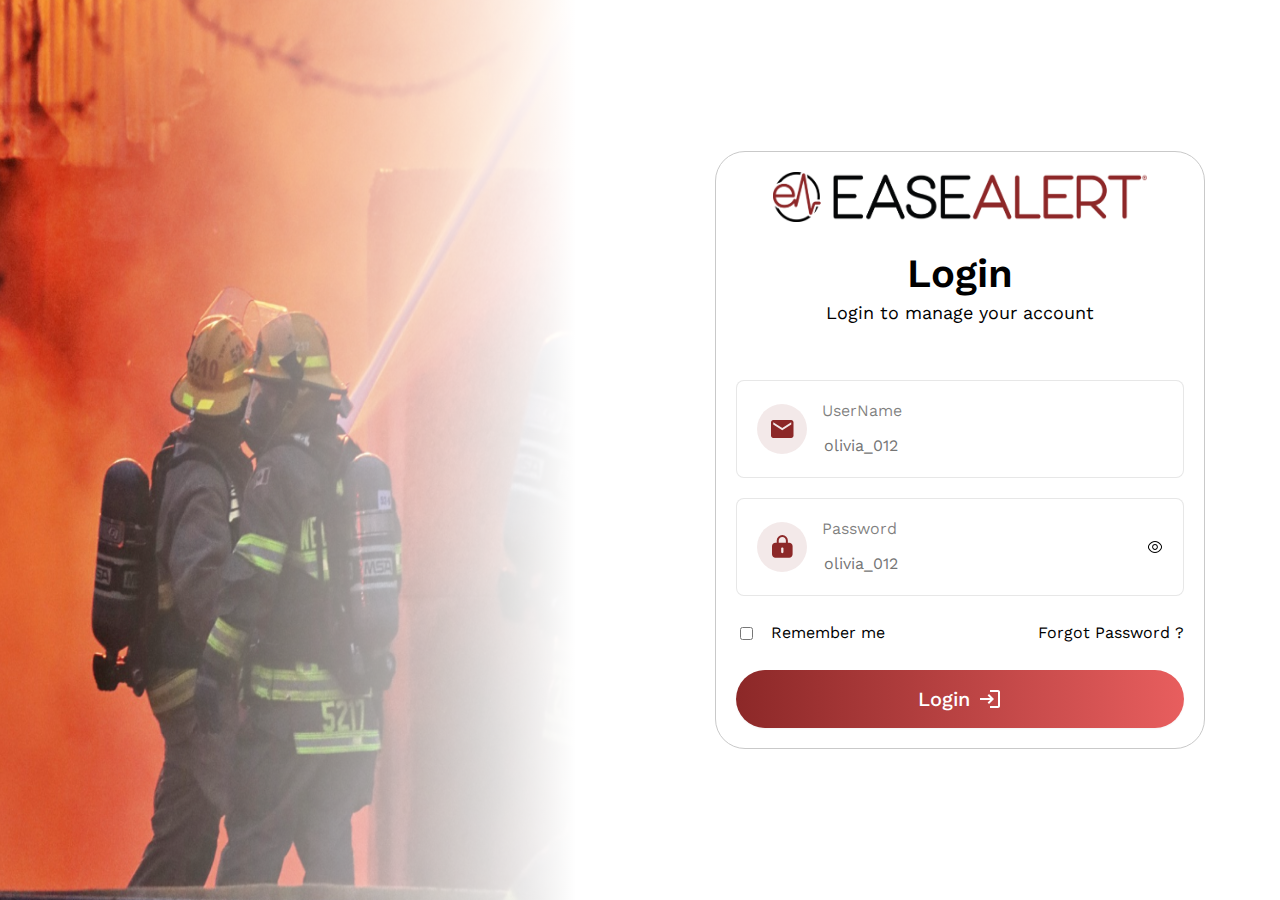
<file: index.html>
<!DOCTYPE html>
<html lang="en">

<head>
    <meta charset="UTF-8">
    <meta name="viewport" content="width=device-width, initial-scale=1.0">
    <title>Login</title>
    <link rel="stylesheet" href="styles/login.css">
</head>

<body>
    <section>
        <div class="imgBx">
            <!-- <img src="../assets/image/Mask group.png"> -->
        </div>
        <div class="contentBx">
            <div class="formBx">
                <img src="assets/image/logo.png" class="logo">
                <div class="form-header">
                    <div class="title">Login</div>
                    <div class="subtitle">Login to manage your account</div>
                </div>

                <form class="form-body">
                    <div class="inputBox">
                        <img src="assets/image/username.svg" class="icon-input">
                        <div class="inputInnerBox">
                            <label class="input-label">UserName</label>
                            <input class="input" placeholder="olivia_012">
                        </div>
                    </div>
                    <div class="inputBox">
                        <img src="assets/image/password.svg" class="icon-input">
                        <div class="inputInnerBox">
                            <label class="input-label">Password</label>
                            <input class="input" placeholder="olivia_012">
                        </div>
                        <img src="assets/image/eye.svg">
                    </div>

                    <div class="rememberBox">
                        <div class="rememberme">
                            <input type="checkbox">
                            <div class="paragraph1">Remember me</div>
                        </div>
                        <div class="paragraph1">Forgot Password ?</div>
                    </div>

                    <a class="login-button" href="pages/multi station department.html">
                        <div class="login-text">Login</div>
                        <img src="assets/image/login.svg">
                    </a>

                </form>
            </div>
        </div>
    </section>
</body>

</html>
</file>
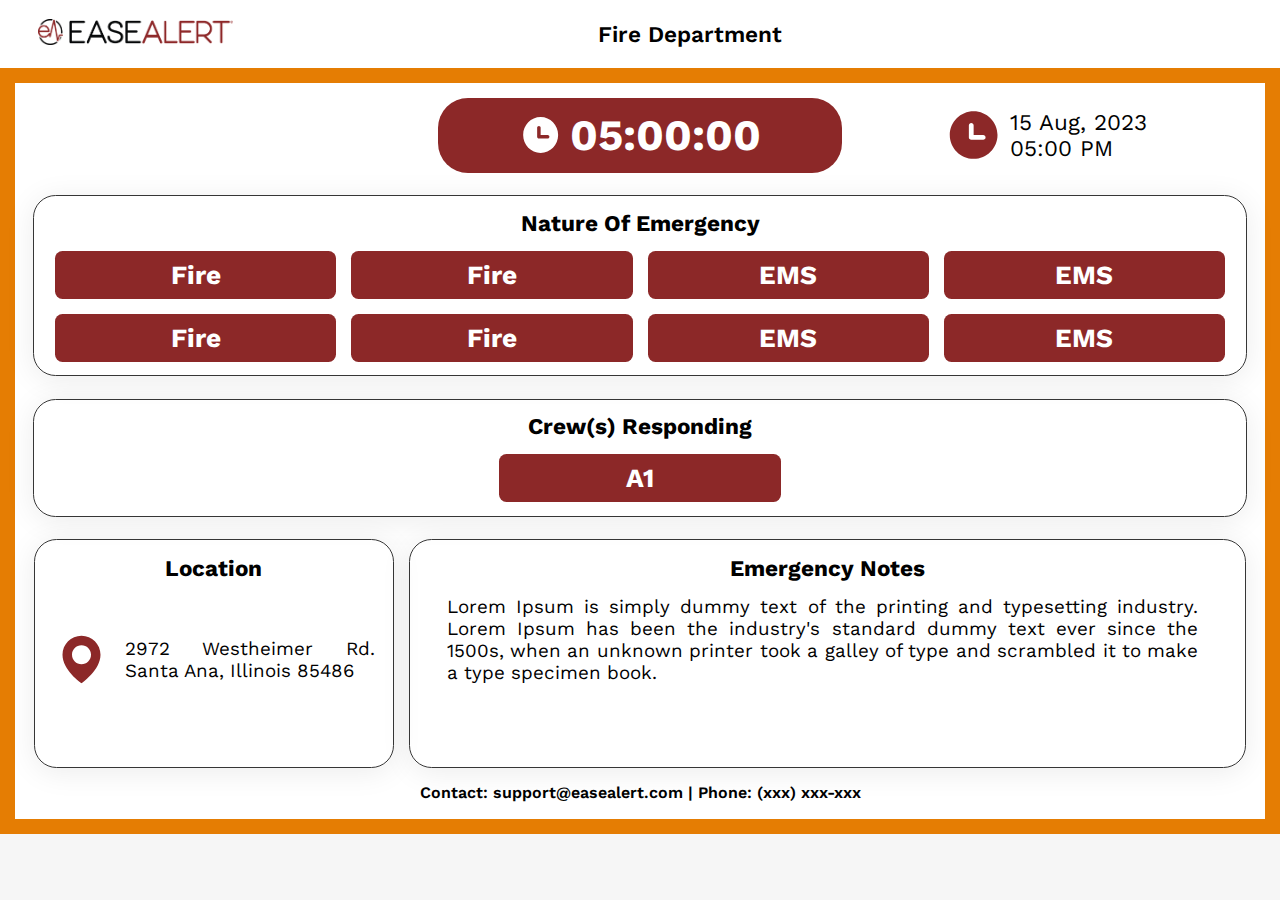
<file: pages/final.html>
<!DOCTYPE html>
<html lang="en">

<head>
    <meta charset="UTF-8">
    <meta name="viewport" content="width=device-width, initial-scale=1.0">
    <title>final event</title>
    <link rel="stylesheet" href="../styles/final.css">
</head>

<body>
    <div class="header">
        <a href="../index.html">
            <img src="../assets/image/logo.png" class="logo">
        </a>

        <div class="heading1 semibold header-title">Fire Department</div>
        <div class="logout"></div>
    </div>
    <main class="main">
        <div class="container">
            <div class="inner-container">
                <div class="section1">
                    <div style="width: 33%;"></div>
                    <div style="width: 33%;" class="left-content">
                        <img src="../assets/image/clock-icon.svg" alt="" class="text-clock">
                        <div>
                            <div class="heading1">15 Aug, 2023</div>
                            <div class="heading1">05:00 PM</div>
                        </div>
                    </div>
                    <div class="button1">
                        <div class="button-text">
                            <img src="../assets/image/button-clock.svg" alt="" class="btn-clock">
                            <div class="text">05:00:00</div>
                        </div>
                    </div>
                    <div style="width: 33%;" class="right-content">
                        <img src="../assets/image/clock-icon.svg" alt="" class="text-clock">
                        <div>
                            <div class="heading1">15 Aug, 2023</div>
                            <div class="heading1">05:00 PM</div>
                        </div>
                    </div>
                </div>

                <div class="section2">
                    <div class="section-heading">Nature Of Emergency</div>
                    <div class="button-group">
                        <button class="primary-btn">Fire</button>
                        <button class="primary-btn">Fire</button>
                        <button class="primary-btn">EMS</button>
                        <button class="primary-btn">EMS</button>
                        <button class="primary-btn">Fire</button>
                        <button class="primary-btn">Fire</button>
                        <button class="primary-btn">EMS</button>
                        <button class="primary-btn">EMS</button>
                    </div>
                </div>

                <div class="section2">
                    <div class="section-heading">Crew(s) Responding</div>
                    <div class="button-group">
                        <button class="primary-btn">A1</button>
                    </div>
                </div>

                <div class="section3">
                    <div class="section3-card-location">
                        <div class="section-heading">Location</div>
                        <div class="location">
                            <img src="../assets/image/location-icon.svg" alt="">
                            <div class="address">2972 Westheimer Rd. Santa Ana, Illinois 85486</div>
                        </div>
                    </div>
                    <div class="section3-card-emergency">
                        <div class="section-heading">Emergency Notes</div>
                        <div class="emergency-text">
                            Lorem Ipsum is simply dummy text of the printing and typesetting
                            industry. Lorem Ipsum has been the industry's standard dummy text ever since the 1500s, when
                            an unknown printer took a galley of type and scrambled it to make a type specimen book.
                        </div>
                    </div>
                </div>
            </div>
            <div class="bottom-text">Contact: support@easealert.com | Phone: (xxx) xxx-xxx </div>
        </div>
    </main>

</body>

</html>
</file>
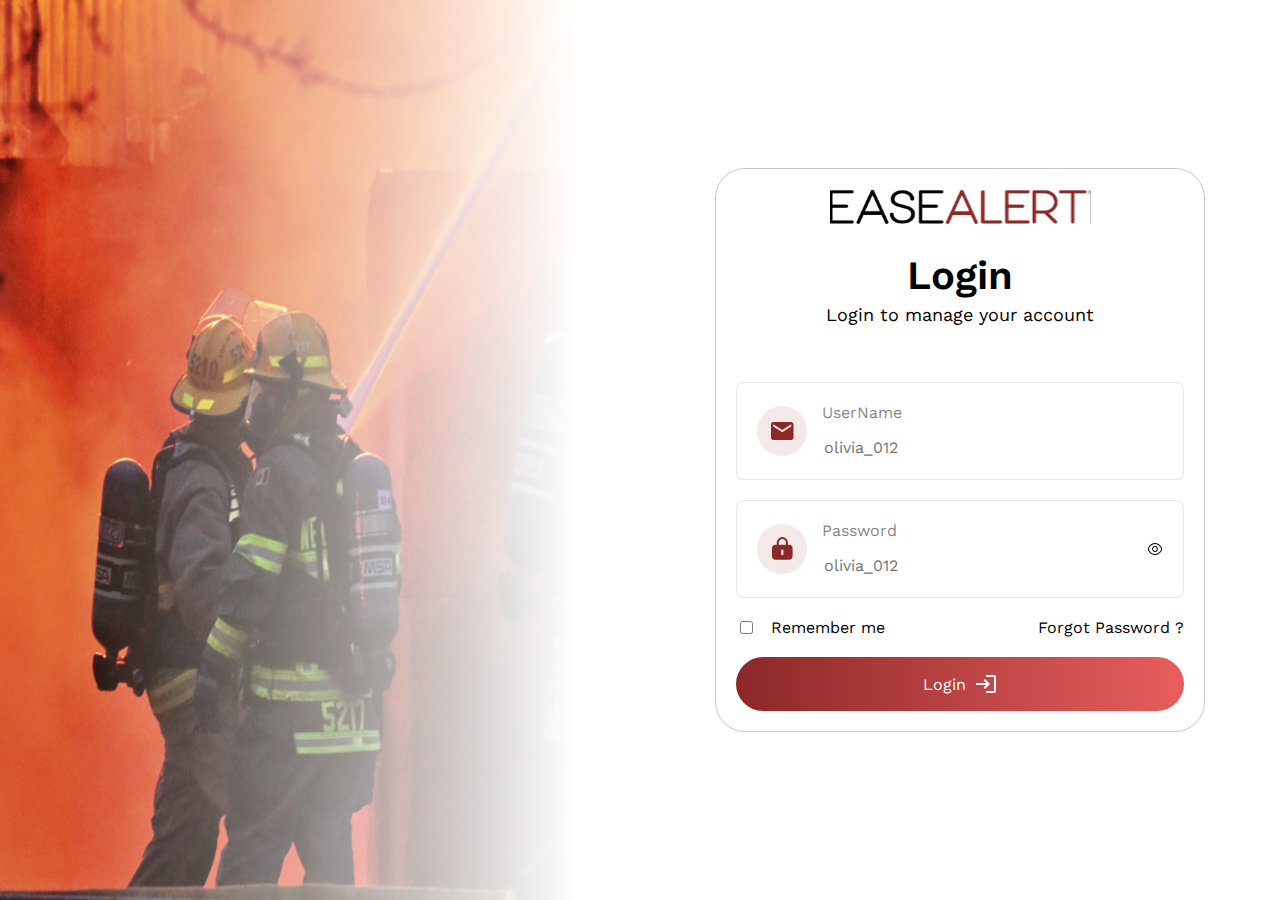
<file: pages/login.html>
<!DOCTYPE html>
<html lang="en">

<head>
    <meta charset="UTF-8">
    <meta name="viewport" content="width=device-width, initial-scale=1.0">
    <title>Login</title>
    <link rel="stylesheet" href="../styles/login.css">
</head>

<body>
    <section>
        <div class="imgBx">
            <!-- <img src="../assets/image/Mask group.png"> -->
        </div>
        <div class="contentBx">
            <div class="formBx">
                <img src="../assets/image/logo.svg">

                <div class="form-header">
                    <div class="title">Login</div>
                    <div class="subtitle">Login to manage your account</div>
                </div>

                <form class="form-body">
                    <div class="inputBox">
                        <img src="../assets/image/username.svg">
                        <div class="inputInnerBox">
                            <label class="input-label">UserName</label>
                            <input class="input" placeholder="olivia_012">
                        </div>
                    </div>
                    <div class="inputBox">
                        <img src="../assets/image/password.svg">
                        <div class="inputInnerBox">
                            <label class="input-label">Password</label>
                            <input class="input" placeholder="olivia_012">
                        </div>
                        <img src="../assets/image/eye.svg">
                    </div>

                    <div class="rememberBox">
                        <div class="rememberme">
                            <input type="checkbox">
                            <div>Remember me</div>
                        </div>
                        <div>Forgot Password ?</div>
                    </div>

                    <a class="login-button" target="_blank" href="../pages/multi station department.html">
                        <div>Login</div>
                        <img src="../assets/image/login.svg">
                    </a>

                </form>
            </div>
        </div>
    </section>
</body>

</html>
</file>
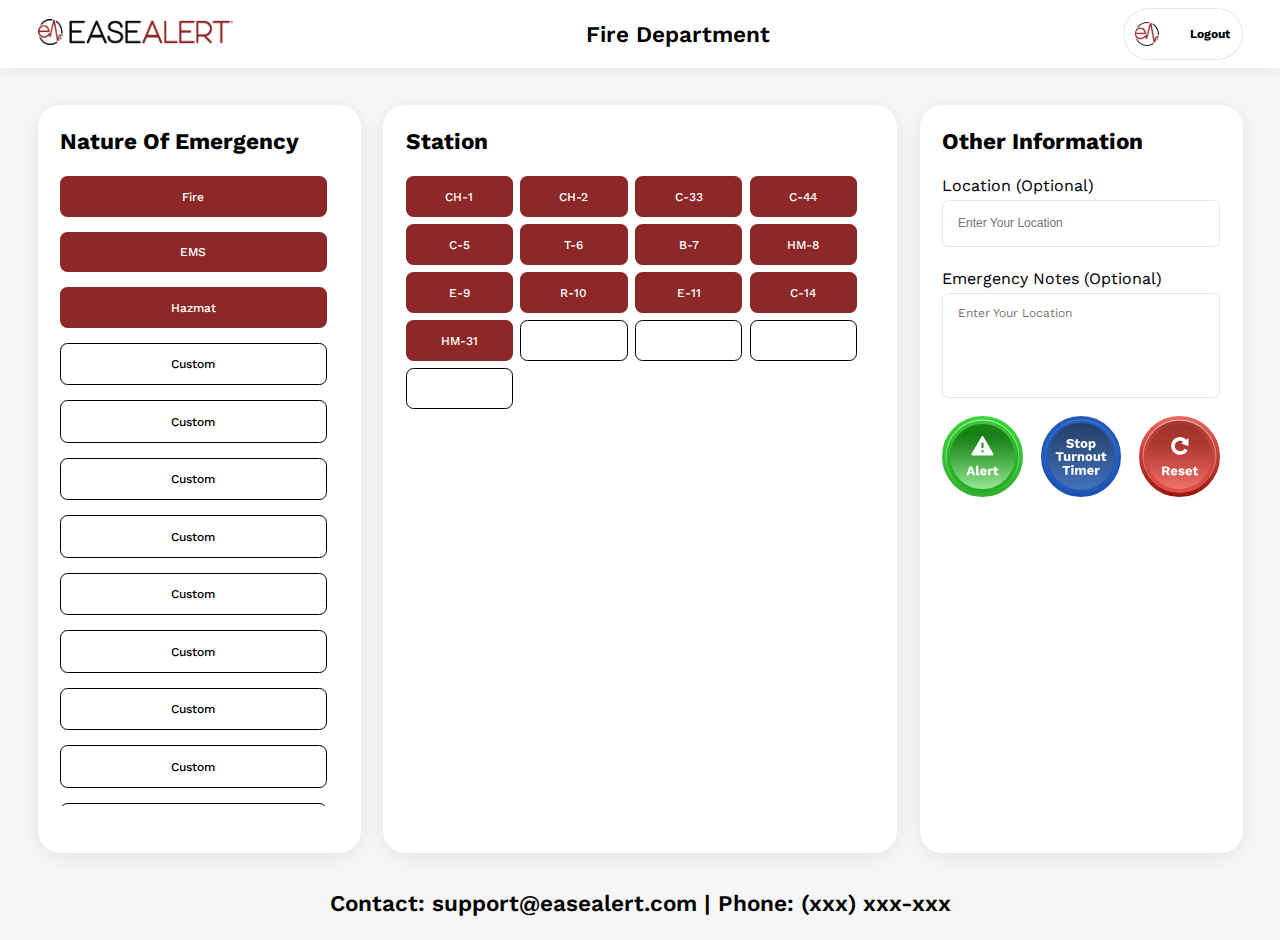
<file: pages/multi station department.html>
<!DOCTYPE html>
<html lang="en">

<head>
    <meta charset="UTF-8">
    <meta name="viewport" content="width=device-width, initial-scale=1.0">
    <title>multi station department</title>
    <link rel="stylesheet" href="../styles/multi station department.css">
</head>

<body>
    <div class="header">
        <a href="../index.html">
            <img src="../assets/image/logo.png" class="logo" >
        </a>
        
        <div class="heading1 semibold header-title">Fire Department</div>
        <div class="logout">
            <img src="../assets/image/logo-small.svg" class="logout-logo">
            <div class="paragraph1 bold">Logout</div>
        </div>
    </div>
    <main class="main">
        <div class="container">
            <div class="section1">
                <div class="heading1 bold">Nature Of Emergency</div>
                <div class="section1-group">
                    <button class="primary-btn">Fire</button>
                    <button class="primary-btn">EMS</button>
                    <button class="primary-btn">Hazmat</button>
                    <button class="secondary-btn">Custom</button>
                    <button class="secondary-btn">Custom</button>
                    <button class="secondary-btn">Custom</button>
                    <button class="secondary-btn">Custom</button>
                    <button class="secondary-btn">Custom</button>
                    <button class="secondary-btn">Custom</button>
                    <button class="secondary-btn">Custom</button>
                    <button class="secondary-btn">Custom</button>
                    <button class="secondary-btn">Custom</button>
                    <button class="primary-btn">Fire</button>
                    <button class="primary-btn">EMS</button>
                    <button class="primary-btn">Hazmat</button>
                </div>
            </div>
            <div class="section2">
                <div class="section2-innerSection">
                    <div class="section-group">
                        <label class="heading1 bold">Station</label>
                        <div class="section-group-body">
                            <div class="section-group-body-line">
                                <button class="primary-btn-small">CH-1</button>
                                <button class="primary-btn-small">CH-2</button>
                                <button class="primary-btn-small">C-33</button>
                                <button class="primary-btn-small">C-44</button>
                                <button class="primary-btn-small">C-5</button>
                                <button class="primary-btn-small">T-6</button>
                                <button class="primary-btn-small">B-7</button>
                                <button class="primary-btn-small">HM-8</button>
                                <button class="primary-btn-small">E-9</button>
                                <button class="primary-btn-small">R-10</button>
                                <button class="primary-btn-small">E-11</button>
                                <button class="primary-btn-small">C-14</button>
                                <button class="primary-btn-small">HM-31</button>
                                <button class="secondary-btn-small"></button>
                                <button class="secondary-btn-small"></button>
                                <button class="secondary-btn-small"></button>
                                <button class="secondary-btn-small"></button>
                            </div>
                            <div class="section-group-body-line">
                                
                            </div>
                        </div>
                    </div>
                </div>
            </div>
            <div class="section3">
                <div class="heading1 bold">Other Information</div>
                <div class="form">
                    <div class="form-field">
                        <label class="form-label">Location (Optional)</label>
                        <input class="form-input" placeholder="Enter Your Location">
                    </div>
                    <div class="form-field">
                        <label class="form-label">Emergency Notes (Optional)</label>
                        <textarea placeholder="Enter Your Location"></textarea>
                    </div>
                </div>
                <div class="action">
                    <div class="action-image-wapper">
                        <a href="../pages/final.html">
                            <img src="../assets/image/alert.svg" class="action-img">
                        </a>
                        
                    </div>
                    <div class="action-image-wapper">
                        <img src="../assets/image/stopTurnoutTimer.svg" class="action-img">
                    </div>
                    <div class="action-image-wapper">
                        <a href="../pages/widgets.html">
                            <img src="../assets/image/reset.svg" class="action-img">
                        </a>
                    </div>
                </div>
            </div>
        </div>
    </main>
    <div class="bottom-text heading1">Contact: support@easealert.com | Phone: (xxx) xxx-xxx </div>
</body>

</html>
</file>
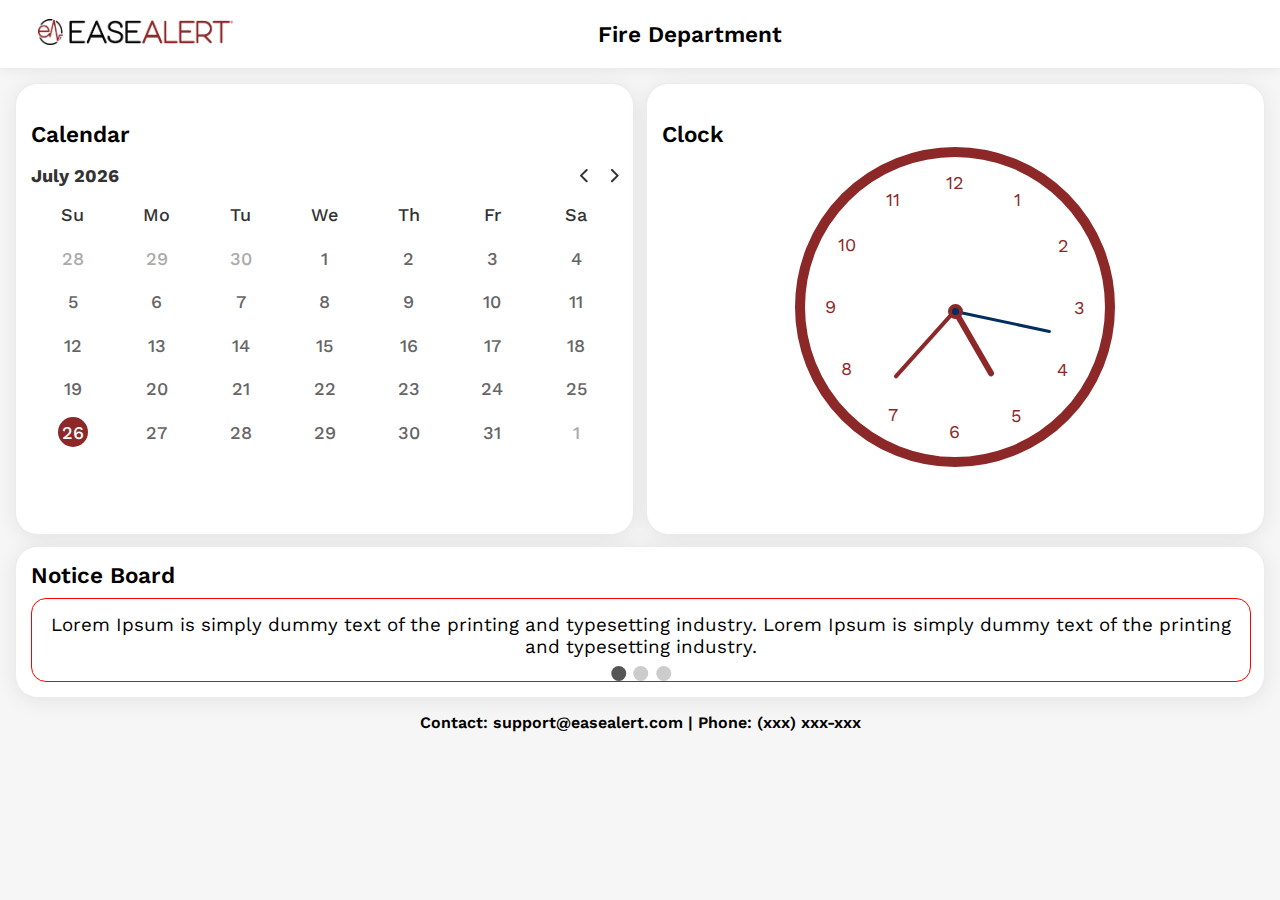
<file: pages/widgets.html>
<!DOCTYPE html>
<html lang="en">

<head>
    <meta charset="UTF-8">
    <meta name="viewport" content="width=device-width, initial-scale=1.0">
    <title>widgets</title>
    <link rel="stylesheet" href="../styles/widgets.css">
    <link rel="stylesheet" href="../styles/calender.css">
    <link rel="stylesheet" href="../styles/clock.css">
    <link href="https://getbootstrap.com/docs/5.3/components/carousel ">
</head>

<body>
    <div class="header">
        <a href="../index.html">
            <img src="../assets/image/logo.png" class="logo">
        </a>

        <div class="heading1 semibold header-title">Fire Department</div>
        <div class="logout"></div>
    </div>
    <main class="main">
        <div class="container">
            <div class="section">
                <div class="card">
                    <div class="heading1 semibold">Calendar</div>
                    <div class="wrapper">
                        <header class="calendar-title">
                            <p class="current-date"></p>
                            <div class="icons">
                                <span id="prev" class="material-symbols-rounded">
                                    <img src="../assets/image/previous.svg" alt="">
                                </span>
                                <span id="next" class="material-symbols-rounded">
                                    <img src="../assets/image/next.svg" alt="">
                                </span>
                            </div>
                        </header>
                        <div class="calendar">
                            <ul class="weeks">
                                <li>Su</li>
                                <li>Mo</li>
                                <li>Tu</li>
                                <li>We</li>
                                <li>Th</li>
                                <li>Fr</li>
                                <li>Sa</li>
                            </ul>
                            <ul class="days"></ul>
                        </div>
                    </div>

                </div>
                <div class="card">
                    <div class="heading1 semibold">Clock</div>
                    <div class="container">
                        <div class="clock">
                            <label style="--i: 1"><span>1</span></label>
                            <label style="--i: 2"><span>2</span></label>
                            <label style="--i: 3"><span>3</span></label>
                            <label style="--i: 4"><span>4</span></label>
                            <label style="--i: 5"><span>5</span></label>
                            <label style="--i: 6"><span>6</span></label>
                            <label style="--i: 7"><span>7</span></label>
                            <label style="--i: 8"><span>8</span></label>
                            <label style="--i: 9"><span>9</span></label>
                            <label style="--i: 10"><span>10</span></label>
                            <label style="--i: 11"><span>11</span></label>
                            <label style="--i: 12"><span>12</span></label>
                            <div class="indicator">
                                <span class="hand hour"></span>
                                <span class="hand minute"></span>
                                <span class="hand second"></span>
                            </div>
                        </div>
                    </div>
                </div>
            </div>
            <div class="section">
                <div class="card1">
                    <div class="heading1 semibold">Notice Board</div>

                    <div class="carousel-container">
                        <div class="carousel">
                            <div class="carousel-item">Lorem Ipsum is simply dummy text of the printing and typesetting
                                industry. Lorem Ipsum is simply dummy text of the printing and typesetting
                                industry. </div>
                            <div class="carousel-item">Lorem Ipsum is simply dummy text of the printing and typesetting
                                industry. Lorem Ipsum is simply dummy text of the printing and typesetting
                                industry. </div>
                            <div class="carousel-item">Lorem Ipsum is simply dummy text of the printing and typesetting
                                industry. Lorem Ipsum is simply dummy text of the printing and typesetting
                                industry. </div>
                            <!-- Add more slides as needed -->
                        </div>
                        <div class="carousel-dots" id="carousel-dots"></div>
                    </div>
                </div>
            </div>
        </div>
    </main>
    <div class="bottom-text">Contact: support@easealert.com | Phone: (xxx) xxx-xxx</div>
    <script src="../script/clock.js"></script>
    <script src="../script/calender.js"></script>
    <script src="../script/atmosphere.js"></script>
    <script src="../script/airQuality.js"></script>
    <script src="../script/carousel.js"></script>
</body>

</html>
</file>
<file: styles/login.css>
@import url('../assets/css/root.css');

section {
    position: relative;
    width: 100%;
    height: 100vh;
    display: flex;
}

section .imgBx {
    position: relative;
    width: 50%;
    height: 100vh;
    background-image: linear-gradient(to left, #fff 10%, transparent 90%),
        url('../assets/image/Mask group.png');
    background-repeat: no-repeat;
    background-size: 100% 100%;
    object-fit: cover;
    /* border: 5px solid green; */
}

/* section .imgBx::before {
    content: '';
    position: absolute;
    top: 0;
    left: 0;
    width: 100%;
    height: 100%;
    background: linear-gradient(to left, #fff 10%, transparent 90%);
    z-index: 1;
    mix-blend-mode: screen;
    
} */

/* section .imgBx img {
    position: absolute;
    top: 0;
    left: 0;
    width: 100%;
    height: 100%;
    object-fit: cover;
} */

section .contentBx {
    width: 50%;
    height: 100vh;
    display: flex;
    justify-content: center;
    align-items: center;
    background-color: var(--white);
}

.logo {
    width: 373.22px;
    height: 50px;
}

section .contentBx .formBx {
    width: 70%;
    border: 1px solid #C9C9C9;
    border-radius: 30px;
    padding: 20px;
    display: flex;
    flex-direction: column;
    justify-content: center;
    align-items: center;
    gap: 30px;

}

.form-header {
    margin-bottom: 20px;
    display: flex;
    justify-content: center;
    align-items: center;
    flex-direction: column;
}

.title {
    color: var(--dark, #000);
    font-family: 'Work Sans';
    font-size: 40px;
    font-style: normal;
    font-weight: 600;
    line-height: 44px;
}

.subtitle {
    color: var(--dark, #000);
    font-family: 'Work Sans';
    font-size: 18px;
    font-style: normal;
    font-weight: 400;
    line-height: 34px;
}

.form-body {
    width: 100%;
    display: flex;
    flex-direction: column;
    gap: 20px;
}

.inputBox {
    width: auto;
    padding: 13px 20px;
    border-radius: 8px;
    border: 1px solid rgba(15, 15, 15, 0.10);
    background: var(--white, #FFF);
    display: flex;
    align-items: center;
    gap: 15px;
}

.inputInnerBox {
    display: flex;
    flex-direction: column;
    width: 100%;
}

.input-label {
    color: rgba(0, 0, 0, 0.50);
    font-family: 'Work Sans';
    font-size: 16px;
    font-style: normal;
    font-weight: 400;
    line-height: 34px;
}

.input {
    /* width: 100%; */
    border: none;
    outline: none;
    color: rgb(0, 0, 0);
    font-family: 'Work Sans';
    font-size: 16px;
    font-style: normal;
    font-weight: 400;
    line-height: 34px;
}

.paragraph1 {
    color: var(--dark, #000);
    font-family: 'Work Sans';
    font-size: 16px;
    font-style: normal;
    font-weight: 400;
    line-height: 34px;
}

.rememberBox {
    display: flex;
    justify-content: space-between;
    align-items: center;
}

.rememberme {
    display: flex;
    align-items: center;
    gap: 15px;
}

.login-button {
    display: flex;
    /* width: 80%; */
    padding: 15px 70px;
    justify-content: center;
    align-items: center;
    gap: 8px;
    border-radius: 100px;
    background: linear-gradient(90deg, #8C2828 0%, #E85E5E 100%);
    box-shadow: 0px 1px 2px 0px rgba(16, 24, 40, 0.05);
    color: var(--white);
    text-decoration: none;
}

.login-text {
    color: var(--white, #FFF);

    /* Paragraph 1/Medium */
    font-family: Work Sans;
    font-size: 20px;
    font-style: normal;
    font-weight: 500;
    line-height: 28px;
    /* 150% */
}



@media screen and (max-width: 1080px) {
    section .imgBx {
        position: absolute;
        top: 0;
        left: 0;
        width: 100%;
        height: 100%;
        background-image: url('../assets/image/Mask group.png');
        background-repeat: no-repeat;
        background-size: cover;
        /* object-fit: cover; */
    }

    section .contentBx {
        background-color: transparent;
        display: flex;
        justify-content: center;
        align-items: center;
        width: 100%;
        height: 100%;
        z-index: 1;
    }

    section .contentBx .formBx {
        width: 100%;
        padding: 20px;
        background-color: rgb(255 255 255 / 0.9);
        margin: 50px;
    }

    .form-header {
        margin-bottom: 10px;
    }
}

@media screen and (max-width:582px) {
    section .contentBx {
        background-color: transparent;
        display: flex;
        justify-content: center;
        align-items: center;
        width: 100%;
        height: 100%;
        z-index: 1;
        /* margin: 10px; */
    }

    .logo {
        width: 200px;
        height: 30px;
    }

    section .contentBx .formBx {
        width: 80%;
        padding: 20px;
        background-color: rgb(255 255 255 / 0.9);
        margin: 50px;
        gap: 20px;
    }

    .form-header {
        margin-bottom: 5px;
    }

    .title {
        color: var(--dark, #000);
        font-family: 'Work Sans';
        font-size: 30px;
        font-style: normal;
        font-weight: 600;
        line-height: 34px;
    }

    .subtitle {
        color: var(--dark, #000);
        font-family: 'Work Sans';
        font-size: 14px;
        font-style: normal;
        font-weight: 400;
        line-height: 24px;
    }

    .form-body {
        width: 100%;
        display: flex;
        flex-direction: column;
        gap: 10px;
    }

    .inputBox {
        width: auto;
        padding: 10px 15px;
        border-radius: 8px;
        border: 1px solid rgba(15, 15, 15, 0.10);
        background: var(--white, #FFF);
        display: flex;
        align-items: center;
        gap: 5px;
    }

    .inputInnerBox {
        display: flex;
        flex-direction: column;
        width: 100%;
    }

    .icon-input {
        width: 35px;
        height: 35px;
    }

    .input-label {
        color: rgba(0, 0, 0, 0.50);
        font-family: 'Work Sans';
        font-size: 14px;
        font-style: normal;
        font-weight: 400;
        line-height: 30px;
    }

    .input {
        /* width: 100%; */
        border: none;
        outline: none;
        color: rgb(0, 0, 0);
        font-family: 'Work Sans';
        font-size: 14px;
        font-style: normal;
        font-weight: 400;
        line-height: 30px;
    }

    .paragraph1 {
        color: var(--dark, #000);
        font-family: 'Work Sans';
        font-size: 14px;
        font-style: normal;
        font-weight: 400;
        line-height: 30px;
    }

    .rememberBox {
        display: flex;
        justify-content: space-between;
        align-items: center;
    }

    .rememberme {
        display: flex;
        align-items: center;
        gap: 5px;
    }

    .login-button {
        display: flex;
        /* width: 80%; */
        padding: 15px 70px;
        justify-content: center;
        align-items: center;
        gap: 8px;
        border-radius: 100px;
        background: linear-gradient(90deg, #8C2828 0%, #E85E5E 100%);
        box-shadow: 0px 1px 2px 0px rgba(16, 24, 40, 0.05);
        color: var(--white)
    }

    .login-text {
        color: var(--white, #FFF);
        font-family: 'Work Sans';
        font-size: 16px;
        font-style: normal;
        font-weight: 500;
        line-height: 24px;
    }
}
</file>
<file: styles/final.css>
@import url('../assets/css/root.css');


body {
    margin: 0;
    padding: 0;
    box-sizing: border-box;
}

.header {
    width: auto;
    height: 90px;
    padding: 0px 50px 0px 50px;
    display: flex;
    justify-content: space-between;
    align-items: center;
    background: var(--white);
    box-shadow: 0px 4px 14px 0px rgba(0, 0, 0, 0.05);
}

.logo {
    width: 260.556px;
    height: 35px;
    flex-shrink: 0;
    background-repeat: no-repeat;
}

.logout {
    width: 127px;
    height: 50px;
}

.logout-logo {
    width: 32px;
    height: 32px;
}

.main {
    padding: 20px;
    height: auto;
    background-color: #E57D03;
}

.container {
    width: auto;
    height: 100%;
    display: flex;
    flex-direction: column;
    justify-content: center;
    align-items: center;
    background-color: var(--white);
}

.inner-container {
    width: 97%;
    display: flex;
    flex-direction: column;
    align-items: center;
    gap: 30px;
    margin: 20px;
}

.section1 {
    width: 100%;
    height: auto;
    display: flex;
    justify-content: space-between;
    align-items: center;
}

.button1 {
    width: 539px;
    height: 115px;
    padding: 47px auto;
    display: flex;
    justify-content: center;
    align-items: center;
    outline: none;
    color: var(--white);
    box-sizing: border-box;
    font-family: 'Work Sans';
    font-size: 16px;
    font-style: normal;
    font-weight: 500;
    line-height: 24px;

    border-radius: 40px;
    background: #8C2828;
}

.text-clock{
    width: 57.857px;
    height: 57.857px;
}

.button-text {
    display: flex;
    justify-content: center;
    align-items: center;
    gap: 11px;
}

.text {
    color: var(--White, #FFF);
    font-family: 'Work Sans';
    font-size: 57.857px;
    font-style: normal;
    font-weight: 700;
    line-height: normal;
}

.left-content {
    display: none;
    justify-content: center;
    align-items: center;
    gap: 10px;
}

.right-content {
    display: inline-flex;
    justify-content: center;
    align-items: center;
    gap: 10px;
}

.section2 {
    width: 100%;
    height: auto;
    border-radius: 30px;
    border: 1px solid #363636;
    box-shadow: 0px 4px 30px 0px rgba(0, 0, 0, 0.08);
    display: flex;
    align-items: center;
    justify-content: center;
    flex-direction: column;
    gap: 20px;
    padding: 20px 0;
}

.section-heading {
    color: var(--Dark, #000);
    font-family: 'Work Sans';
    font-size: 30px;
    font-style: normal;
    font-weight: 700;
    line-height: normal;
    text-align: center;
}

.button-group {
    width: 100%;
    display: flex;
    align-items: center;
    justify-content: center;
    flex-wrap: wrap;
    gap: 20px;
}

.primary-btn {
    width: 100%;
    min-width: 250px;
    max-width: 425px;
    padding: 20px 0px;
    display: flex;
    justify-content: center;
    align-items: center;
    border-radius: 10px;
    background: var(--primary);
    border: none;
    outline: none;
    color: var(--white);
    box-sizing: border-box;
    font-family: 'Work Sans';
    font-size: 30px;
    font-style: normal;
    font-weight: 700;
    line-height: 24px;

}

.button-section {
    width: 100% !important;
    min-width: 250px;
    max-width: 466px;
    display: flex;
    align-items: center;
    justify-content: center;
}

.section3 {
    display: flex;
    flex-direction: row;
    gap: 30px;
}

.section3-card-location {
    width: 30%;
    height: auto;
    border-radius: 30px;
    border: 1px solid #363636;
    box-shadow: 0px 4px 30px 0px rgba(0, 0, 0, 0.08);
    display: flex;
    align-items: center;
    flex-direction: column;
    gap: 20px;
    padding: 20px 0;
}

.section3-card-emergency {
    width: 70%;
    height: auto;
    border-radius: 30px;
    border: 1px solid #363636;
    box-shadow: 0px 4px 30px 0px rgba(0, 0, 0, 0.08);
    display: flex;
    align-items: center;
    flex-direction: column;
    gap: 20px;
    padding: 20px 0;
}

.location {
    width: 90%;
    height: 100px;
    display: flex;
    /* justify-content: center; */
    align-items: center;
    gap: 20px;
    overflow-y: auto;
}

.address {
    color: var(--Dark, #000);
    text-align: justify;
    font-family: 'Work Sans';
    font-size: 25px;
    font-style: normal;
    font-weight: 400;
    line-height: normal;
    hyphens: auto;
}

.emergency-text {
    width: 90%;
    height: 100px;
    overflow-y: auto;
    text-align: justify;

    color: var(--Dark, #000);
    font-family: 'Work Sans';
    font-size: 25px;
    font-style: normal;
    font-weight: 400;
    line-height: normal;
    hyphens: auto;
    padding-right: 10px;
}

.bottom-text {
    margin-bottom: 23px;
    padding: 0px 10px;
    bottom: 0;
    text-align: center;
    font-weight: 600;
}

/* @media screen and (min-width:1921px) and (max-width:2560px) {
    .header {
        height: calc(90px * var(--multiplier-2560));
        padding: 0 calc(50px * var(--multiplier-2560)) 0 calc(50px * var(--multiplier-2560));
        box-shadow: 0px 4px 14px 0px rgba(0, 0, 0, 0.05);
    }
    
    .logo {
        width: calc(260.556px * var(--multiplier-2560));
        height: calc(35px * var(--multiplier-2560));
    }
    
    .logout {
        width: calc(127px * var(--multiplier-2560));
        height: calc(50px * var(--multiplier-2560));
    }
    
    .logout-logo {
        width: calc(32px * var(--multiplier-2560));
        height: calc(32px * var(--multiplier-2560));
    }
    
    .main {
        padding: calc(20px * var(--multiplier-2560));
    }
    
    .inner-container {   
        gap: calc(20px * var(--multiplier-2560));
        margin: calc(20px * var(--multiplier-2560));
    }
    
    .section1 {
        height: calc(100px * var(--multiplier-2560));
    }
    
    .button1 {
        width: calc(539px * var(--multiplier-2560));
        height: calc(100px * var(--multiplier-2560));
        padding: calc(47px * var(--multiplier-2560)) auto;
        font-size: calc(16px * var(--multiplier-2560));
        line-height: calc(24px * var(--multiplier-2560));
        border-radius: calc(40px * var(--multiplier-2560));
    }
    
    .button-text {
        gap: calc(11px * var(--multiplier-2560));
    }
    
    .text {
        font-size: calc(57.857px * var(--multiplier-2560));
    }
    
    .right-content {
        gap: calc(10px * var(--multiplier-2560));
    }
    
    .section2 {
        border-radius: calc(30px * var(--multiplier-2560));
        box-shadow: 0px 4px 30px 0px rgba(0, 0, 0, 0.08);
        gap: calc(15px * var(--multiplier-2560));
        padding: calc(10.5px * var(--multiplier-2560)) 0;
    }
    
    .section-heading {
        font-size: calc(30px * var(--multiplier-2560));
    }
    
    .button-group {
        gap: calc(20px * var(--multiplier-2560));
    }
    
    .primary-btn {
        min-width: calc(250px * var(--multiplier-2560));
        max-width: calc(375px * var(--multiplier-2560));
        padding: calc(20px * var(--multiplier-2560)) 0px;
        border-radius: calc(10px * var(--multiplier-2560));
        font-size: calc(35px * var(--multiplier-2560));
        line-height: calc(24px * var(--multiplier-2560));
    }

    .button-section {
        min-width: calc(250px * var(--multiplier-2560));
        max-width: calc(466px * var(--multiplier-2560));
    }
    
    .section3 {
        gap: calc(20px * var(--multiplier-2560));
    }

    .section3-card-location {
        border-radius: calc(30px * var(--multiplier-2560));
        border: 1px solid #363636;
        box-shadow: 0px 4px 30px 0px rgba(0, 0, 0, 0.08);
        gap: calc(20px * var(--multiplier-2560));
        padding: calc(20px * var(--multiplier-2560)) 0;
    }
    
    .section3-card-emergency {
        border-radius: calc(30px * var(--multiplier-2560));
        border: 1px solid #363636;
        box-shadow: 0px 4px 30px 0px rgba(0, 0, 0, 0.08);
        gap: calc(20px * var(--multiplier-2560));
        padding: calc(20px * var(--multiplier-2560)) 0;
    }
    
    .location {
        gap: calc(20px * var(--multiplier-2560));
        padding-bottom: calc(38px * var(--multiplier-2560));
        height: calc(170px * var(--multiplier-2560));
    }
    
    .address {
        font-size: calc(25px * var(--multiplier-2560));
    }
    
    .emergency-text {
        font-size: calc(25px * var(--multiplier-2560));
        height: calc(170px * var(--multiplier-2560));
    }
    
    .bottom-text {
        margin-bottom: calc(23px * var(--multiplier-2560));
        padding: 0px calc(10px * var(--multiplier-2560));
    }
}

@media screen and (max-width:1600px) {
    .header {
        height: calc(90px * var(--multiplier-1600));
        padding: 0 calc(50px * var(--multiplier-1600)) 0 calc(50px * var(--multiplier-1600));
        box-shadow: 0px 4px 14px 0px rgba(0, 0, 0, 0.05);
    }
    
    .logo {
        width: calc(260.556px * var(--multiplier-1600));
        height: calc(35px * var(--multiplier-1600));
    }
    
    .logout {
        width: calc(127px * var(--multiplier-1600));
        height: calc(50px * var(--multiplier-1600));
    }
    
    .logout-logo {
        width: calc(32px * var(--multiplier-1600));
        height: calc(32px * var(--multiplier-1600));
    }
    
    .main {
        padding: calc(20px * var(--multiplier-1600));
    }
    
    .inner-container {   
        gap: calc(21px * var(--multiplier-1600));
        margin: calc(20px * var(--multiplier-1600));
    }
    
    .section1 {
        height: calc(100px * var(--multiplier-1600));
    }
    
    .button1 {
        width: calc(539px * var(--multiplier-1600));
        height: calc(100px * var(--multiplier-1600));
        padding: calc(47px * var(--multiplier-1600)) auto;
        font-size: calc(16px * var(--multiplier-1600));
        line-height: calc(24px * var(--multiplier-1600));
        border-radius: calc(40px * var(--multiplier-1600));
    }
    
    .button-text {
        gap: calc(11px * var(--multiplier-1600));
    }
    
    .text {
        font-size: calc(57.857px * var(--multiplier-1600));
    }
    
    .right-content {
        gap: calc(10px * var(--multiplier-1600));
    }
    
    .section2 {
        border-radius: calc(30px * var(--multiplier-1600));
        box-shadow: 0px 4px 30px 0px rgba(0, 0, 0, 0.08);
        gap: calc(15px * var(--multiplier-1600));
        padding: calc(10.5px * var(--multiplier-1600)) 0;
    }
    
    .section-heading {
        font-size: calc(30px * var(--multiplier-1600));
    }
    
    .button-group {
        gap: calc(20px * var(--multiplier-1600));
    }
    
    .primary-btn {
        min-width: calc(250px * var(--multiplier-1600));
        max-width: calc(375px * var(--multiplier-1600));
        padding: calc(20px * var(--multiplier-1600)) 0px;
        border-radius: calc(10px * var(--multiplier-1600));
        font-size: calc(35px * var(--multiplier-1600));
        line-height: calc(24px * var(--multiplier-1600));
    }

    .button-section {
        min-width: calc(250px * var(--multiplier-1600));
        max-width: calc(466px * var(--multiplier-1600));
    }
    
    .section3 {
        gap: calc(20px * var(--multiplier-1600));
    }

    .section3-card-location {
        border-radius: calc(30px * var(--multiplier-1600));
        border: 1px solid #363636;
        box-shadow: 0px 4px 30px 0px rgba(0, 0, 0, 0.08);
        gap: calc(20px * var(--multiplier-1600));
        padding: calc(20px * var(--multiplier-1600)) 0;
    }
    
    .section3-card-emergency {
        border-radius: calc(30px * var(--multiplier-1600));
        border: 1px solid #363636;
        box-shadow: 0px 4px 30px 0px rgba(0, 0, 0, 0.08);
        gap: calc(20px * var(--multiplier-1600));
        padding: calc(20px * var(--multiplier-1600)) 0;
    }
    
    .location {
        gap: calc(20px * var(--multiplier-1600));
        padding-bottom: calc(38px * var(--multiplier-1600));
        height: calc(170px * var(--multiplier-1600));
    }
    
    .address {
        font-size: calc(25px * var(--multiplier-1600));
    }
    
    .emergency-text {
        font-size: calc(25px * var(--multiplier-1600));
        height: calc(170px * var(--multiplier-1600));
    }
    
    .bottom-text {
        margin-bottom: calc(23px * var(--multiplier-1600));
        padding: 0px calc(10px * var(--multiplier-1600));
    }
} */

@media screen and (min-width:1440px) and (max-width:1918px) {
    .header {
        height: calc(60px * var(--multiplier-1440));
        padding: 0 calc(50px * var(--multiplier-1440)) 0 calc(50px * var(--multiplier-1440));
        box-shadow: 0px 4px 14px 0px rgba(0, 0, 0, 0.05);
    }
    
    .logo {
        width: calc(260.556px * var(--multiplier-1440));
        height: calc(35px * var(--multiplier-1440));
    }
    
    .logout {
        width: calc(127px * var(--multiplier-1440));
        height: calc(50px * var(--multiplier-1440));
    }
    
    .logout-logo {
        width: calc(32px * var(--multiplier-1440));
        height: calc(32px * var(--multiplier-1440));
    }
    
    .main {
        padding: calc(20px * var(--multiplier-1440));
    }
    
    .inner-container {   
        gap: calc(18px * var(--multiplier-1440));
        margin: calc(20px * var(--multiplier-1440));
    }
    
    .section1 {
        height: calc(90px * var(--multiplier-1440));
    }
    
    .button1 {
        width: calc(539px * var(--multiplier-1440));
        height: calc(90px * var(--multiplier-1440));
        padding: calc(35px * var(--multiplier-1440)) auto;
        font-size: calc(16px * var(--multiplier-1440));
        line-height: calc(24px * var(--multiplier-1440));
        border-radius: calc(40px * var(--multiplier-1440));
    }

    .btn-clock{
        width: calc(57.857px * var(--multiplier-1440));;
        height: calc(57.857px * var(--multiplier-1440));;
    }
    
    .button-text {
        gap: calc(11px * var(--multiplier-1440));
    }
    
    .text {
        font-size: calc(57.857px * var(--multiplier-1440));
    }
    
    .right-content {
        gap: calc(10px * var(--multiplier-1440));
    }
    
    .section2 {
        border-radius: calc(30px * var(--multiplier-1440));
        box-shadow: 0px 4px 30px 0px rgba(0, 0, 0, 0.08);
        gap: calc(18px * var(--multiplier-1440));
        padding: calc(20px * var(--multiplier-1440)) 0;
    }
    
    .section-heading {
        font-size: calc(30px * var(--multiplier-1440));
    }
    
    .button-group {
        gap: calc(15px * var(--multiplier-1440));
    }
    
    .primary-btn {
        min-width: calc(250px * var(--multiplier-1440));
        max-width: calc(375px * var(--multiplier-1440));
        padding: calc(10px * var(--multiplier-1440)) 0px;
        border-radius: calc(10px * var(--multiplier-1440));
        font-size: calc(25px * var(--multiplier-1440));
        line-height: calc(24px * var(--multiplier-1440));
    }

    .button-section {
        min-width: calc(250px * var(--multiplier-1440));
        max-width: calc(466px * var(--multiplier-1440));
    }
    
    .section3 {
        gap: calc(20px * var(--multiplier-1440));
    }

    .section3-card-location {
        border-radius: calc(30px * var(--multiplier-1440));
        border: 1px solid #363636;
        box-shadow: 0px 4px 30px 0px rgba(0, 0, 0, 0.08);
        gap: calc(10px * var(--multiplier-1440));
        padding: calc(20px * var(--multiplier-1440)) 0;
    }
    
    .section3-card-emergency {
        border-radius: calc(30px * var(--multiplier-1440));
        border: 1px solid #363636;
        box-shadow: 0px 4px 30px 0px rgba(0, 0, 0, 0.08);
        gap: calc(10px * var(--multiplier-1440));
        padding: calc(20px * var(--multiplier-1440)) 0;
    }
    
    .location {
        gap: calc(20px * var(--multiplier-1440));
        /* padding-bottom: calc(38px * var(--multiplier-1440)); */
        height: calc(100px * var(--multiplier-1440));
    }
    
    .address {
        font-size: calc(20px * var(--multiplier-1440));
    }
    
    .emergency-text {
        font-size: calc(20px * var(--multiplier-1440));
        height: calc(100px * var(--multiplier-1440));
    }
    
    .bottom-text {
        margin-top: calc(5px * var(--multiplier-1440));
        margin-bottom: calc(10px * var(--multiplier-1440));
        font-size: calc(25px * var(--multiplier-1440));
        padding: 0px calc(10px * var(--multiplier-1440));
    }
}

@media screen and (max-width:1366px) {
    .header {
        height: calc(90px * var(--multiplier-1366));
        padding: 0 calc(50px * var(--multiplier-1366)) 0 calc(50px * var(--multiplier-1366));
        box-shadow: 0px 4px 14px 0px rgba(0, 0, 0, 0.05);
    }
    
    .logo {
        width: calc(260.556px * var(--multiplier-1366));
        height: calc(35px * var(--multiplier-1366));
    }
    
    .logout {
        width: calc(127px * var(--multiplier-1366));
        height: calc(50px * var(--multiplier-1366));
    }
    
    .logout-logo {
        width: calc(32px * var(--multiplier-1366));
        height: calc(32px * var(--multiplier-1366));
    }
    
    .main {
        padding: calc(20px * var(--multiplier-1366));
    }
    
    .inner-container {   
        gap: calc(10px * var(--multiplier-1366));
        margin: calc(5px * var(--multiplier-1366));
    }
    
    .section1 {
        height: calc(90px * var(--multiplier-1366));
    }
    
    .button1 {
        width: calc(539px * var(--multiplier-1366));
        height: calc(90px * var(--multiplier-1366));
        padding: calc(40px * var(--multiplier-1366)) auto;
        font-size: calc(16px * var(--multiplier-1366));
        line-height: calc(24px * var(--multiplier-1366));
        border-radius: calc(40px * var(--multiplier-1366));
    }

    .btn-clock{
        width: calc(57.857px * var(--multiplier-1366));;
        height: calc(57.857px * var(--multiplier-1366));;
    }
    
    .button-text {
        gap: calc(11px * var(--multiplier-1366));
    }
    
    .text {
        font-size: calc(57.857px * var(--multiplier-1366));
    }
    
    .right-content {
        gap: calc(10px * var(--multiplier-1366));
    }
    
    .section2 {
        border-radius: calc(30px * var(--multiplier-1366));
        box-shadow: 0px 4px 30px 0px rgba(0, 0, 0, 0.08);
        gap: calc(10px * var(--multiplier-1366));
        padding: calc(10.5px * var(--multiplier-1366)) 0;
    }
    
    .section-heading {
        font-size: calc(28px * var(--multiplier-1366));
    }
    
    .button-group {
        gap: calc(20px * var(--multiplier-1366));
    }
    
    .primary-btn {
        min-width: calc(250px * var(--multiplier-1366));
        max-width: calc(375px * var(--multiplier-1366));
        padding: calc(10px * var(--multiplier-1366)) 0px;
        border-radius: calc(10px * var(--multiplier-1366));
        font-size: calc(24px * var(--multiplier-1366));
        line-height: calc(24px * var(--multiplier-1366));
    }

    .button-section {
        min-width: calc(250px * var(--multiplier-1366));
        max-width: calc(466px * var(--multiplier-1366));
    }
    
    .section3 {
        gap: calc(20px * var(--multiplier-1366));
    }

    .section3-card-location {
        border-radius: calc(30px * var(--multiplier-1366));
        border: 1px solid #363636;
        box-shadow: 0px 4px 30px 0px rgba(0, 0, 0, 0.08);
        gap: calc(10px * var(--multiplier-1366));
        padding: calc(15px * var(--multiplier-1366)) 0;
    }
    
    .section3-card-emergency {
        border-radius: calc(30px * var(--multiplier-1366));
        border: 1px solid #363636;
        box-shadow: 0px 4px 30px 0px rgba(0, 0, 0, 0.08);
        gap: calc(10px * var(--multiplier-1366));
        padding: calc(15px * var(--multiplier-1366)) 0;
    }
    
    .location {
        gap: calc(20px * var(--multiplier-1366));
        /* padding-bottom: calc(38px * var(--multiplier-1366)); */
        height: calc(100px * var(--multiplier-1366));
    }
    
    .address {
        font-size: calc(22px * var(--multiplier-1366));
    }
    
    .emergency-text {
        font-size: calc(22px * var(--multiplier-1366));
        height: calc(100px * var(--multiplier-1366));
    }
    
    .bottom-text {
        margin-bottom: calc(20px * var(--multiplier-1366));
        padding: 0px calc(10px * var(--multiplier-1366));
    }
}

@media screen and (max-width:1280px) {
    .header {
        height: calc(90px * var(--multiplier-1280));
        padding: 0 calc(50px * var(--multiplier-1280)) 0 calc(50px * var(--multiplier-1280));
        box-shadow: 0px 4px 14px 0px rgba(0, 0, 0, 0.05);
    }
    
    .logo {
        width: calc(260.556px * var(--multiplier-1280));
        height: calc(35px * var(--multiplier-1280));
    }
    
    .logout {
        width: calc(127px * var(--multiplier-1280));
        height: calc(50px * var(--multiplier-1280));
    }
    
    .logout-logo {
        width: calc(32px * var(--multiplier-1280));
        height: calc(32px * var(--multiplier-1280));
    }
    
    .main {
        padding: calc(20px * var(--multiplier-1280));
    }
    
    .inner-container {   
        gap: calc(30px * var(--multiplier-1280));
        margin: calc(20px * var(--multiplier-1280));
    }
    
    .section1 {
        height: calc(100px * var(--multiplier-1280));
    }
    
    .button1 {
        width: calc(539px * var(--multiplier-1280));
        height: calc(100px * var(--multiplier-1280));
        padding: calc(47px * var(--multiplier-1280)) auto;
        font-size: calc(16px * var(--multiplier-1280));
        line-height: calc(24px * var(--multiplier-1280));
        border-radius: calc(40px * var(--multiplier-1280));
    }

    .btn-clock{
        width: calc(57.857px * var(--multiplier-1280));
        height: calc(57.857px * var(--multiplier-1280));
    }
    
    .button-text {
        gap: calc(11px * var(--multiplier-1280));
    }
    
    .text {
        font-size: calc(57.857px * var(--multiplier-1280));
    }
    
    .right-content {
        gap: calc(10px * var(--multiplier-1280));
    }
    
    .section2 {
        border-radius: calc(30px * var(--multiplier-1280));
        box-shadow: 0px 4px 30px 0px rgba(0, 0, 0, 0.08);
        gap: calc(20px * var(--multiplier-1280));
        padding: calc(18px * var(--multiplier-1280)) 0;
    }
    
    .section-heading {
        font-size: calc(30px * var(--multiplier-1280));
    }
    
    .button-group {
        gap: calc(20px * var(--multiplier-1280));
    }
    
    .primary-btn {
        min-width: calc(250px * var(--multiplier-1280));
        max-width: calc(375px * var(--multiplier-1280));
        padding: calc(20px * var(--multiplier-1280)) 0px;
        border-radius: calc(10px * var(--multiplier-1280));
        font-size: calc(35px * var(--multiplier-1280));
        line-height: calc(24px * var(--multiplier-1280));
    }

    .button-section {
        min-width: calc(250px * var(--multiplier-1280));
        max-width: calc(466px * var(--multiplier-1280));
    }
    
    .section3 {
        gap: calc(20px * var(--multiplier-1280));
    }

    .section3-card-location {
        border-radius: calc(30px * var(--multiplier-1280));
        border: 1px solid #363636;
        box-shadow: 0px 4px 30px 0px rgba(0, 0, 0, 0.08);
        gap: calc(20px * var(--multiplier-1280));
        padding: calc(20px * var(--multiplier-1280)) 0;
    }
    
    .section3-card-emergency {
        border-radius: calc(30px * var(--multiplier-1280));
        border: 1px solid #363636;
        box-shadow: 0px 4px 30px 0px rgba(0, 0, 0, 0.08);
        gap: calc(20px * var(--multiplier-1280));
        padding: calc(20px * var(--multiplier-1280)) 0;
    }
    
    .location {
        gap: calc(20px * var(--multiplier-1280));
        padding-bottom: calc(38px * var(--multiplier-1280));
        height: calc(170px * var(--multiplier-1280));
    }
    
    .address {
        font-size: calc(25px * var(--multiplier-1280));
    }
    
    .emergency-text {
        font-size: calc(25px * var(--multiplier-1280));
        height: calc(170px * var(--multiplier-1280));
    }
    
    .bottom-text {
        margin-bottom: calc(23px * var(--multiplier-1280));
        padding: 0px calc(10px * var(--multiplier-1280));
    }
}

@media screen and(min-width:502px) and  (max-width:1024px) {
    .primary-btn {
        width: 50%;
        
    }

    .button-group {
        display: flex;
        flex-wrap: wrap;
        align-items: center;
        justify-content: center;
    }
}

@media screen and (max-width:1200px) {
    .inner-container {
        width: 97%;
    }

    .section1 {
        height: calc(162px * var(--multiplier-1280));
    }
}

@media screen and (max-width:1024px) {

    .section1 {
        display: flex;
        justify-content: space-between;
        align-items: center;
        flex-direction: column;
        gap: 10px;
        margin-bottom: 40px;
    }

    .button1 {
        width: 466px;
        height: auto;
        padding: 20px 10px;
        display: flex;
        justify-content: center;
        align-items: center;
        outline: none;
        color: var(--white);
        box-sizing: border-box;
        font-family: 'Work Sans';
        font-size: 16px;
        font-style: normal;
        font-weight: 500;
        line-height: 24px;
        border-radius: 20px;
        background: #8C2828;
    }
    
    .button-text {
        display: flex;
        justify-content: center;
        align-items: center;
        gap: 11px;
    }

    .text {
        color: var(--White, #FFF);
        font-family: 'Work Sans';
        font-size: 35px;
        font-style: normal;
        font-weight: 700;
        line-height: normal;
    }

    .btn-clock {
        width: 35px;
        height: 35px;
    }

    .left-content {
        display: inline-flex;
        width: 100% !important;
        margin-top: 10px;
    }
    
    .right-content {
        display: none;
        width: 100% !important;
        margin-top: 10px;
    }

    .text-clock {
        width: 30px;
        height: 30px;
    }

    .button-group {
        display: flex;
        align-items: center;
        justify-content: center;
        /* flex-direction: column; */
    }

    .section3 {
        flex-direction: column;
    }

    .section3-card-location {
        width: 100%;
    }

    .section3-card-emergency {
        width: 100%;
    }
}

@media screen and (max-width:582px) {
    .header {
        width: auto;
        height: 90px;
        padding: 0px 20px 0px 20px;
        display: flex;
        justify-content: space-between;
        align-items: center;
        background: var(--white);
        box-shadow: 0px 4px 14px 0px rgba(0, 0, 0, 0.05);
    }

    .header-title {
        display: none;
    }

    .logout {
        width: 70px;
        height: 40px;
        display: inline-flex;
        padding: 4px 10px;
        flex-direction: row;
        align-items: center;
        gap: 5px;
        /* border-radius: 100px;
        border: 1px solid rgba(15, 15, 15, 0.10); */
        background: var(--white);
    }

    .button1 {
        width: 250px;
        height: auto;
        padding: 20px 10px;
        display: flex;
        justify-content: center;
        align-items: center;
        outline: none;
        color: var(--white);
        box-sizing: border-box;
        font-family: 'Work Sans';
        font-size: 16px;
        font-style: normal;
        font-weight: 500;
        line-height: 24px;
        border-radius: 20px;
        background: #8C2828;
    }

    .left-content {
        margin-bottom: 10px;
        width: 100% !important;
        display: inline-flex;
        justify-content: center;
        align-items: center;
        gap: 10px;
    }

    .right-content {
        margin-top: 10px;
        width: 100% !important;
        display: none;
        justify-content: center;
        align-items: center;
        gap: 10px;
    }

    .primary-btn {
        max-width: 270px;
    }

    .section-heading {
        font-size: 25px;
    }

    .address {
        text-align: left;
        font-size: 20px;
    }

    .emergency-text {
        font-size: 20px;
    }
}
</file>
<file: styles/multi station department.css>
@import url('../assets/css/root.css');


body {
    margin: 0;
    padding: 0;
    box-sizing: border-box;
}

.header {
    width: auto;
    height: 90px;
    padding: 0px 50px 0px 50px;
    display: flex;
    justify-content: space-between;
    align-items: center;
    background: var(--white);
    box-shadow: 0px 4px 14px 0px rgba(0, 0, 0, 0.05);
}

.logo {
    width: 260.556px;
    height: 35px;
    flex-shrink: 0;
    background-repeat: no-repeat;
}

.logout {
    width: 127px;
    height: 50px;
    display: inline-flex;
    padding: 8px 15px;
    flex-direction: row;
    align-items: center;
    gap: 10px;
    border-radius: 100px;
    border: 1px solid rgba(15, 15, 15, 0.10);
    background: var(--white);
}

.logout-logo {
    width: 32px;
    height: 32px;
}

.main {
    padding: 50px;
    height: auto;
}

.container {
    width: 100%;
    display: flex;
    gap: 30px;
}

.section1 {
    width: 70%;
    height: 997px;
    border-radius: 30px;
    background: var(--white);
    box-shadow: 0px 4px 30px 0px rgba(0, 0, 0, 0.08);
    padding: 30px;
    box-sizing: border-box;
}

.section1-group {
    margin-top: 30px;
    height: 840px;
    display: flex;
    flex-direction: column;
    gap: 20px;
    overflow-y: auto;
    padding-right: 15px;
}

.section2 {
    width: 100%;
    height: 997px;
    border-radius: 30px;
    background: var(--white);
    box-shadow: 0px 4px 30px 0px rgba(0, 0, 0, 0.08);
    padding: 30px 15px 30px 30px;
    display: flex;
    flex-direction: column;
    box-sizing: border-box;
}

.section2-innerSection {
    height: 950px;
    display: flex;
    flex-direction: column;
    gap: 48px;
    overflow-y: auto;
    padding-right: 15px;
}

.section-group {
    display: flex;
    flex-direction: column;
    gap: 30px;
    width: 100%;
}

.section-group-body {
    display: flex;
    flex-direction: column;
    gap: 8px;
    align-items: center;
    width: 100%;
}

.section-group-body-line {
    display: flex;
    flex-wrap: wrap;
    align-items: stretch;
    gap: 10px;
    width: 100%;
}

.custom-ellipsis {
    display: -webkit-box;
    -webkit-line-clamp: 1;
    -webkit-box-orient: vertical;
    overflow: hidden;
}

.section3 {
    width: 70%;
    height: 997px;
    border-radius: 30px;
    background: var(--white);
    box-shadow: 0px 4px 30px 0px rgba(0, 0, 0, 0.08);
    padding: 30px;
    box-sizing: border-box;
}

.form {
    margin-top: 30px;
    width: 100%;
    display: flex;
    flex-direction: column;
    gap: 30px;
}

.form-field {
    display: flex;
    flex-direction: column;
    gap: 6px;
}

.form-label {
    text-shadow: var(--text-shadow);
    color: var(--dark);
}

.form-input {
    height: 60px;
    border: 1px solid #0F0F0F1A;
    border-radius: 8px;
    padding: 0px 20px;
    font-style: normal;
    font-size: 16px;
    line-height: 24px;
    outline: none;
}

textarea {
    height: 112px;
    border: 1px solid #0F0F0F1A;
    border-radius: 8px;
    padding: 13px 20px 13px 20px;
    font-family: 'Work Sans';
    font-style: normal;
    font-size: 16px;
    line-height: 24px;
    resize: none;
    outline: none;
}

.action {
    margin-top: 24px;
    display: flex;
    align-items: center;
    gap: 24px;
    width: 100%;
}

.action-image-wapper {
    max-width: 130px;
    width: 100%;
}

.action-img {
    width: 100%;
}

.bottom-text {
    margin-bottom: 23px;
    padding: 0px 10px;
    bottom: 0;
    text-align: center;
    font-weight: 600;
}

@media screen and (max-width:1600px) {

    .header {
        height: calc(90px * var(--multiplier-1600));
        padding: 0 calc(50px * var(--multiplier-1600)) 0 calc(50px * var(--multiplier-1600));
        box-shadow: 0 4px calc(14px * var(--multiplier-1600)) 0 rgba(0, 0, 0, 0.05);
    }

    .logo {
        width: calc(260.556px * var(--multiplier-1600));
        height: calc(35px * var(--multiplier-1600));
    }

    .logout {
        width: calc(127px * var(--multiplier-1600));
        height: calc(50px * var(--multiplier-1600));
        padding: calc(8px * var(--multiplier-1600)) calc(15px * var(--multiplier-1600));
        gap: calc(10px * var(--multiplier-1600));
        border-radius: calc(100px * var(--multiplier-1600));
        border: 1px solid rgba(15, 15, 15, 0.10);
    }

    .logout-logo {
        width: calc(32px * var(--multiplier-1600));
        height: calc(32px * var(--multiplier-1600));
    }

    .main {
        padding: calc(50px * var(--multiplier-1600));
    }

    .container {
        gap: calc(30px * var(--multiplier-1600));
    }

    .section1 {
        width: calc(500px * var(--multiplier-1600));
        height: calc(997px * var(--multiplier-1600));
        border-radius: calc(30px * var(--multiplier-1600));
        box-shadow: 0 4px calc(30px * var(--multiplier-1600)) 0 rgba(0, 0, 0, 0.08);
        padding: calc(30px * var(--multiplier-1600));
    }

    .section1-group {
        margin-top: calc(30px * var(--multiplier-1600));
        height: calc(840px * var(--multiplier-1600));
        gap: calc(20px * var(--multiplier-1600));
        padding-right: calc(15px * var(--multiplier-1600));
    }

    .section2 {
        width: calc(740px * var(--multiplier-1600));
        height: calc(997px * var(--multiplier-1600));
        border-radius: calc(30px * var(--multiplier-1600));
        box-shadow: 0 4px calc(30px * var(--multiplier-1600)) 0 rgba(0, 0, 0, 0.08);
        padding: calc(30px * var(--multiplier-1600)) calc(15px * var(--multiplier-1600)) calc(30px * var(--multiplier-1600)) calc(30px * var(--multiplier-1600));
    }

    .section2-innerSection {
        height: calc(950px * var(--multiplier-1600));
        gap: calc(48px * var(--multiplier-1600));
        padding-right: calc(15px * var(--multiplier-1600));
    }

    .section-group {
        gap: calc(30px * var(--multiplier-1600));
    }

    .section-group-body {
        gap: calc(8px * var(--multiplier-1600));
    }

    .section-group-body-line {
        gap: calc(10px * var(--multiplier-1600));
    }

    .section3 {
        width: calc(500px * var(--multiplier-1600));
        height: calc(997px * var(--multiplier-1600));
        border-radius: calc(30px * var(--multiplier-1600));
        box-shadow: 0 4px calc(30px * var(--multiplier-1600)) 0 rgba(0, 0, 0, 0.08);
        padding: calc(30px * var(--multiplier-1600));
    }

    .form {
        margin-top: calc(30px * var(--multiplier-1600));
        gap: calc(30px * var(--multiplier-1600));
    }

    .form-field {
        gap: calc(6px * var(--multiplier-1600));
    }

    .form-input {
        height: calc(60px * var(--multiplier-1600));
        border-radius: calc(8px * var(--multiplier-1600));
        padding: 0 calc(20px * var(--multiplier-1600));
        font-size: calc(16px * var(--multiplier-1600));
        line-height: calc(24px * var(--multiplier-1600));
    }

    textarea {
        height: calc(112px * var(--multiplier-1600));
        border-radius: calc(8px * var(--multiplier-1600));
        padding: calc(13px * var(--multiplier-1600)) calc(20px * var(--multiplier-1600)) calc(13px * var(--multiplier-1600)) calc(20px * var(--multiplier-1600));
        font-size: calc(16px * var(--multiplier-1600));
        line-height: calc(24px * var(--multiplier-1600));
    }

    .action {
        margin-top: calc(24px * var(--multiplier-1600));
        gap: calc(24px * var(--multiplier-1600));
    }

    .action-image-wapper {
        max-width: calc(130px * var(--multiplier-1600));
    }

}

@media screen and (max-width:1440px) {

    .header {
        height: calc(90px * var(--multiplier-1440));
        padding: 0 calc(50px * var(--multiplier-1440)) 0 calc(50px * var(--multiplier-1440));
        box-shadow: 0 4px calc(14px * var(--multiplier-1440)) 0 rgba(0, 0, 0, 0.05);
    }

    .logo {
        width: calc(260.556px * var(--multiplier-1440));
        height: calc(35px * var(--multiplier-1440));
    }

    .logout {
        width: calc(127px * var(--multiplier-1440));
        height: calc(50px * var(--multiplier-1440));
        padding: calc(8px * var(--multiplier-1440)) calc(15px * var(--multiplier-1440));
        gap: calc(10px * var(--multiplier-1440));
        border-radius: calc(100px * var(--multiplier-1440));
        border: 1px solid rgba(15, 15, 15, 0.10);
    }

    .logout-logo {
        width: calc(32px * var(--multiplier-1440));
        height: calc(32px * var(--multiplier-1440));
    }

    .main {
        padding: calc(50px * var(--multiplier-1440));
    }

    .container {
        gap: calc(30px * var(--multiplier-1440));
    }

    .section1 {
        width: 60%;
        height: calc(997px * var(--multiplier-1440));
        border-radius: calc(30px * var(--multiplier-1440));
        box-shadow: 0 4px calc(30px * var(--multiplier-1440)) 0 rgba(0, 0, 0, 0.08);
        padding: calc(30px * var(--multiplier-1440));
    }

    .section1-group {
        margin-top: calc(30px * var(--multiplier-1440));
        height: calc(840px * var(--multiplier-1440));
        gap: calc(20px * var(--multiplier-1440));
        padding-right: calc(15px * var(--multiplier-1440));
    }

    .section2 {
        width: 100%;
        height: calc(997px * var(--multiplier-1440));
        border-radius: calc(30px * var(--multiplier-1440));
        box-shadow: 0 4px calc(30px * var(--multiplier-1440)) 0 rgba(0, 0, 0, 0.08);
        padding: calc(30px * var(--multiplier-1440)) calc(15px * var(--multiplier-1440)) calc(30px * var(--multiplier-1440)) calc(30px * var(--multiplier-1440));
    }

    .section2-innerSection {
        height: calc(950px * var(--multiplier-1440));
        gap: calc(48px * var(--multiplier-1440));
        padding-right: calc(15px * var(--multiplier-1440));
    }

    .section-group {
        gap: calc(30px * var(--multiplier-1440));
    }

    .section-group-body {
        gap: calc(8px * var(--multiplier-1440));
    }

    .section-group-body-line {
        gap: calc(10px * var(--multiplier-1440));
    }

    .section3 {
        width: 60%;
        height: calc(997px * var(--multiplier-1440));
        border-radius: calc(30px * var(--multiplier-1440));
        box-shadow: 0 4px calc(30px * var(--multiplier-1440)) 0 rgba(0, 0, 0, 0.08);
        padding: calc(30px * var(--multiplier-1440));
    }

    .form {
        margin-top: calc(30px * var(--multiplier-1440));
        gap: calc(30px * var(--multiplier-1440));
    }

    .form-field {
        gap: calc(6px * var(--multiplier-1440));
    }

    .form-input {
        height: calc(60px * var(--multiplier-1440));
        border-radius: calc(8px * var(--multiplier-1440));
        padding: 0 calc(20px * var(--multiplier-1440));
        font-size: calc(16px * var(--multiplier-1440));
        line-height: calc(24px * var(--multiplier-1440));
    }

    textarea {
        height: calc(112px * var(--multiplier-1440));
        border-radius: calc(8px * var(--multiplier-1440));
        padding: calc(13px * var(--multiplier-1440)) calc(20px * var(--multiplier-1440)) calc(13px * var(--multiplier-1440)) calc(20px * var(--multiplier-1440));
        font-size: calc(16px * var(--multiplier-1440));
        line-height: calc(24px * var(--multiplier-1440));
    }

    .action {
        margin-top: calc(24px * var(--multiplier-1440));
        gap: calc(24px * var(--multiplier-1440));
    }

    .action-image-wapper {
        max-width: calc(130px * var(--multiplier-1440));
    }

}

@media screen and (max-width:1366px) {

    .header {
        height: calc(90px * var(--multiplier-1366));
        padding: 0 calc(50px * var(--multiplier-1366)) 0 calc(50px * var(--multiplier-1366));
        box-shadow: 0 4px calc(14px * var(--multiplier-1366)) 0 rgba(0, 0, 0, 0.05);
    }

    .logo {
        width: calc(260.556px * var(--multiplier-1366));
        height: calc(35px * var(--multiplier-1366));
    }

    .logout {
        width: calc(127px * var(--multiplier-1366));
        height: calc(50px * var(--multiplier-1366));
        padding: calc(8px * var(--multiplier-1366)) calc(15px * var(--multiplier-1366));
        gap: calc(10px * var(--multiplier-1366));
        border-radius: calc(100px * var(--multiplier-1366));
        border: 1px solid rgba(15, 15, 15, 0.10);
    }

    .logout-logo {
        width: calc(32px * var(--multiplier-1366));
        height: calc(32px * var(--multiplier-1366));
    }

    .main {
        padding: calc(50px * var(--multiplier-1366));
    }

    .container {
        gap: calc(30px * var(--multiplier-1366));
    }

    .section1 {
        height: calc(997px * var(--multiplier-1366));
        border-radius: calc(30px * var(--multiplier-1366));
        box-shadow: 0 4px calc(30px * var(--multiplier-1366)) 0 rgba(0, 0, 0, 0.08);
        padding: calc(30px * var(--multiplier-1366));
    }

    .section1-group {
        margin-top: calc(30px * var(--multiplier-1366));
        height: calc(840px * var(--multiplier-1366));
        gap: calc(20px * var(--multiplier-1366));
        padding-right: calc(15px * var(--multiplier-1366));
    }

    .section2 {
        /* width: calc(610px * var(--multiplier-1366)); */
        height: calc(997px * var(--multiplier-1366));
        border-radius: calc(30px * var(--multiplier-1366));
        box-shadow: 0 4px calc(30px * var(--multiplier-1366)) 0 rgba(0, 0, 0, 0.08);
        padding: calc(30px * var(--multiplier-1366)) calc(15px * var(--multiplier-1366)) calc(30px * var(--multiplier-1366)) calc(30px * var(--multiplier-1366));
    }

    .section2-innerSection {
        height: calc(950px * var(--multiplier-1366));
        gap: calc(48px * var(--multiplier-1366));
        padding-right: calc(15px * var(--multiplier-1366));
    }

    .section-group {
        gap: calc(30px * var(--multiplier-1366));
    }

    .section-group-body {
        gap: calc(8px * var(--multiplier-1366));
    }

    .section-group-body-line {
        gap: calc(10px * var(--multiplier-1366));
    }

    .section3 {
        height: calc(997px * var(--multiplier-1366));
        border-radius: calc(30px * var(--multiplier-1366));
        box-shadow: 0 4px calc(30px * var(--multiplier-1366)) 0 rgba(0, 0, 0, 0.08);
        padding: calc(30px * var(--multiplier-1366));
    }

    .form {
        margin-top: calc(30px * var(--multiplier-1366));
        gap: calc(30px * var(--multiplier-1366));
    }

    .form-field {
        gap: calc(6px * var(--multiplier-1366));
    }

    .form-input {
        height: calc(60px * var(--multiplier-1366));
        border-radius: calc(8px * var(--multiplier-1366));
        padding: 0 calc(20px * var(--multiplier-1366));
        font-size: calc(16px * var(--multiplier-1366));
        line-height: calc(24px * var(--multiplier-1366));
    }

    textarea {
        height: calc(112px * var(--multiplier-1366));
        border-radius: calc(8px * var(--multiplier-1366));
        padding: calc(13px * var(--multiplier-1366)) calc(20px * var(--multiplier-1366)) calc(13px * var(--multiplier-1366)) calc(20px * var(--multiplier-1366));
        font-size: calc(16px * var(--multiplier-1366));
        line-height: calc(24px * var(--multiplier-1366));
    }

    .action {
        margin-top: calc(24px * var(--multiplier-1366));
        gap: calc(24px * var(--multiplier-1366));
    }

    .action-image-wapper {
        max-width: calc(130px * var(--multiplier-1366));
    }

}

@media screen and (max-width:1280px) {

    .header {
        height: calc(90px * var(--multiplier-1280));
        padding: 0 calc(50px * var(--multiplier-1280)) 0 calc(50px * var(--multiplier-1280));
        box-shadow: 0 4px calc(14px * var(--multiplier-1280)) 0 rgba(0, 0, 0, 0.05);
    }

    .logo {
        width: calc(260.556px * var(--multiplier-1280));
        height: calc(35px * var(--multiplier-1280));
    }

    .logout {
        width: calc(127px * var(--multiplier-1280));
        height: calc(50px * var(--multiplier-1280));
        padding: calc(8px * var(--multiplier-1280)) calc(15px * var(--multiplier-1280));
        border-radius: calc(100px * var(--multiplier-1280));
        border: 1px solid rgba(15, 15, 15, 0.10);
        display: flex;
        justify-content: space-between;
        align-items: center;
    }

    .logout-logo {
        width: calc(32px * var(--multiplier-1280));
        height: calc(32px * var(--multiplier-1280));
    }

    .main {
        padding: calc(50px * var(--multiplier-1280));
    }

    .container {
        gap: calc(30px * var(--multiplier-1280));
    }

    .section1 {
        height: calc(997px * var(--multiplier-1280));
        border-radius: calc(30px * var(--multiplier-1280));
        box-shadow: 0 4px calc(30px * var(--multiplier-1280)) 0 rgba(0, 0, 0, 0.08);
        padding: calc(30px * var(--multiplier-1280));
    }

    .section1-group {
        margin-top: calc(30px * var(--multiplier-1280));
        height: calc(840px * var(--multiplier-1280));
        gap: calc(20px * var(--multiplier-1280));
        padding-right: calc(15px * var(--multiplier-1280));
    }

    .section2 {
        height: calc(997px * var(--multiplier-1280));
        border-radius: calc(30px * var(--multiplier-1280));
        box-shadow: 0 4px calc(30px * var(--multiplier-1280)) 0 rgba(0, 0, 0, 0.08);
        padding: calc(30px * var(--multiplier-1280)) calc(15px * var(--multiplier-1280)) calc(30px * var(--multiplier-1280)) calc(30px * var(--multiplier-1280));
    }

    .section2-innerSection {
        height: calc(950px * var(--multiplier-1280));
        gap: calc(48px * var(--multiplier-1280));
        padding-right: calc(15px * var(--multiplier-1280));
    }

    .section-group {
        gap: calc(30px * var(--multiplier-1280));
    }

    .section-group-body {
        gap: calc(8px * var(--multiplier-1280));
    }

    .section-group-body-line {
        gap: calc(10px * var(--multiplier-1280));
    }

    .section3 {
        height: calc(997px * var(--multiplier-1280));
        border-radius: calc(30px * var(--multiplier-1280));
        box-shadow: 0 4px calc(30px * var(--multiplier-1280)) 0 rgba(0, 0, 0, 0.08);
        padding: calc(30px * var(--multiplier-1280));
    }

    .form {
        margin-top: calc(30px * var(--multiplier-1280));
        gap: calc(30px * var(--multiplier-1280));
    }

    .form-field {
        gap: calc(6px * var(--multiplier-1280));
    }

    .form-input {
        height: calc(60px * var(--multiplier-1280));
        border-radius: calc(8px * var(--multiplier-1280));
        padding: 0 calc(20px * var(--multiplier-1280));
        font-size: calc(16px * var(--multiplier-1280));
        line-height: calc(24px * var(--multiplier-1280));
    }

    textarea {
        height: calc(112px * var(--multiplier-1280));
        border-radius: calc(8px * var(--multiplier-1280));
        padding: calc(13px * var(--multiplier-1280)) calc(20px * var(--multiplier-1280)) calc(13px * var(--multiplier-1280)) calc(20px * var(--multiplier-1280));
        font-size: calc(16px * var(--multiplier-1280));
        line-height: calc(24px * var(--multiplier-1280));
    }

    .action {
        margin-top: calc(24px * var(--multiplier-1280));
        gap: calc(24px * var(--multiplier-1280));
    }

    .action-image-wapper {
        max-width: calc(130px * var(--multiplier-1280));
    }

}

@media screen and (max-width:1080px) {
    .container {
        display: flex;
        flex-direction: column;
    }

    .section1 {
        width: 100%;
    }

    .section2 {
        width: 100%;
    }

    .section3 {
        width: 100%;
    }


}

@media screen and (max-width:582px) {
    .header {
        width: auto;
        height: 90px;
        padding: 0px 20px 0px 20px;
        display: flex;
        justify-content: space-between;
        align-items: center;
        background: var(--white);
        box-shadow: 0px 4px 14px 0px rgba(0, 0, 0, 0.05);
    }

    .header-title {
        display: none;
    }

    .logout {
        width: 70px;
        height: 40px;
        display: inline-flex;
        padding: 4px 10px;
        flex-direction: row;
        align-items: center;
        gap: 0px;
        border-radius: 100px;
        border: 1px solid rgba(15, 15, 15, 0.10);
        background: var(--white);
    }

    .section1 {
        width: 100%;
    }

    .section2 {
        width: 100%;
    }

    .section3 {
        width: 100%;
    }

    .section-group-body-line {
        justify-content: center;
    }
}
</file>
<file: styles/widgets.css>
@import url('../assets/css/root.css');

body {
    margin: 0;
    padding: 0;
    box-sizing: border-box;
}

.header {
    width: auto;
    height: 90px;
    padding: 0px 50px 0px 50px;
    display: flex;
    justify-content: space-between;
    align-items: center;
    background: var(--white);
    box-shadow: 0px 4px 14px 0px rgba(0, 0, 0, 0.05);
}

.logo {
    width: 260.556px;
    height: 35px;
    flex-shrink: 0;
    background-repeat: no-repeat;
}

.logout {
    width: 127px;
    height: 50px;
}

.logout-logo {
    width: 32px;
    height: 32px;
}

.main {
    padding: 30px;
    height: auto;
}

.container {
    width: 100%;
    display: flex;
    flex-direction: column;
    gap: 25px;
}

.section {
    width: 100%;
    display: flex;
    gap: 25px;
}

.card {
    width: 50%;
    height: 450px;
    padding: 20px;
    border-radius: 30px;
    border: 1px solid #EBEBEB;
    background: #FFF;
    box-shadow: 0px 4px 30px 0px rgba(0, 0, 0, 0.08);
}

.card1 {
    width: 100%;
    height: 170px;
    padding: 20px;
    border-radius: 30px;
    border: 1px solid #EBEBEB;
    background: #FFF;
    box-shadow: 0px 4px 30px 0px rgba(0, 0, 0, 0.08);
    display: flex;
    flex-direction: column;
    gap: 10px;
}

.atmosphere-div {
    margin-top: 10px;
    width: 100%;
    height: 95%;
}

.bottom-text {
    margin-bottom: 23px;
    padding: 0px 10px;
    bottom: 0;
    text-align: center;
    font-weight: 600;
}

.carousel-container {
    position: relative;
    width: 100%;
    overflow: hidden;
    border: 1px solid red;
    border-radius: 20px;
}

.carousel {
    display: flex;
    transition: transform 0.5s ease-in-out;
}

.carousel-item {
    min-width: 100%;
    box-sizing: border-box;
    padding: 20px;
    text-align: center;
    margin-bottom: 20px;
    border-radius: 20px;
    background-color: transparent !important;

    color: var(--Dark, #000);
    text-align: center;
    font-family: 'Work Sans';
    font-size: 25px;
    font-style: normal;
    font-weight: 400;
    line-height: normal;

}

.carousel-dots {
    position: absolute;
    bottom: 0px;
    left: 50%;
    transform: translateX(-50%);
    display: flex;
    justify-content: center;
}

.dot {
    width: 20px;
    height: 20px;
    margin: 0 5px;
    background-color: #ccc;
    border-radius: 50%;
    cursor: pointer;
}

.dot.active {
    background-color: #555;
}

/* @media screen and (max-width:1600px) {
    .header {
        height: calc(90px * var(--multiplier-1600));
        padding: 0 calc(50px * var(--multiplier-1600)) 0 calc(50px * var(--multiplier-1600));
        box-shadow: 0 4px calc(14px * var(--multiplier-1600)) 0 rgba(0, 0, 0, 0.05);
    }

    .logo {
        width: calc(260.556px * var(--multiplier-1600));
        height: calc(35px * var(--multiplier-1600));
    }

    .logout {
        width: calc(127px * var(--multiplier-1600));
        height: calc(50px * var(--multiplier-1600));
    }

    .logout-logo {
        width: calc(32px * var(--multiplier-1600));
        height: calc(32px * var(--multiplier-1600));
    }

    .main {
        padding: calc(30px * var(--multiplier-1600));
    }

    .container {
        gap: calc(15px * var(--multiplier-1600));
    }

    .section {
        gap: calc(15px * var(--multiplier-1600));
    }
    
    .card {
        height: calc(500px * var(--multiplier-1600));
        padding: calc(20px * var(--multiplier-1600)) calc(20px * var(--multiplier-1600)) calc(50px * var(--multiplier-1600)) calc(20px * var(--multiplier-1600));
        border-radius: calc(30px * var(--multiplier-1600));
        box-shadow: 0px calc(4px * var(--multiplier-1600)) calc(30px * var(--multiplier-1600)) 0px rgba(0, 0, 0, 0.08);
    }

    .card1 {
        padding: calc(20px * var(--multiplier-1600));
        border-radius: calc(30px * var(--multiplier-1600));
        box-shadow: 0px calc(4px * var(--multiplier-1600)) calc(30px * var(--multiplier-1600)) 0px rgba(0, 0, 0, 0.08);
    }
    
    .bottom-text {
        margin-bottom: calc(23px * var(--multiplier-1600));
        padding: 0px calc(10px * var(--multiplier-1600));
    }

    .carousel-container {
        border-radius: calc(20px * var(--multiplier-1600));
    }

    .carousel-item {
        padding: calc(20px * var(--multiplier-1600));
        margin-bottom: calc(20px * var(--multiplier-1600));
        font-size: calc(25px * var(--multiplier-1600));
    }
    
    .dot {
        width: calc(20px * var(--multiplier-1600));
        height: calc(20px * var(--multiplier-1600));
        margin: calc(5px * var(--multiplier-1600)) calc(5px * var(--multiplier-1600));
    }
}*/

@media screen and (min-width:1440px) and (max-width:1918px) {
    .header {
        height: calc(60px * var(--multiplier-1440));
        padding: 0 calc(50px * var(--multiplier-1440)) 0 calc(50px * var(--multiplier-1440));
        box-shadow: 0 4px calc(14px * var(--multiplier-1440)) 0 rgba(0, 0, 0, 0.05);
    }

    .logo {
        width: calc(260.556px * var(--multiplier-1440));
        height: calc(35px * var(--multiplier-1440));
    }

    .logout {
        width: calc(127px * var(--multiplier-1440));
        height: calc(50px * var(--multiplier-1440));
    }

    .logout-logo {
        width: calc(32px * var(--multiplier-1440));
        height: calc(32px * var(--multiplier-1440));
    }

    .main {
        padding: calc(20px * var(--multiplier-1440));
    }

    .container {
        gap: calc(15px * var(--multiplier-1440));
    }

    .section {
        gap: calc(15px * var(--multiplier-1440));
    }
    
    .card {
        height: calc(370px * var(--multiplier-1440));
        padding: calc(20px * var(--multiplier-1440)) calc(20px * var(--multiplier-1440)) calc(50px * var(--multiplier-1440)) calc(20px * var(--multiplier-1440));
        border-radius: calc(30px * var(--multiplier-1440));
        box-shadow: 0px calc(4px * var(--multiplier-1440)) calc(30px * var(--multiplier-1440)) 0px rgba(0, 0, 0, 0.08);
    }

    .card1 {
        height: calc(180px * var(--multiplier-1440));
        padding: calc(20px * var(--multiplier-1440));
        border-radius: calc(30px * var(--multiplier-1440));
        box-shadow: 0px calc(4px * var(--multiplier-1440)) calc(30px * var(--multiplier-1440)) 0px rgba(0, 0, 0, 0.08);
    }
    
    .bottom-text {
        margin-top: calc(5px * var(--multiplier-1440));
        margin-bottom: calc(10px * var(--multiplier-1440));
        font-size: calc(25px * var(--multiplier-1440));
        padding: 0px calc(10px * var(--multiplier-1440));
    }

    .carousel-container {
        border-radius: calc(20px * var(--multiplier-1440));
    }

    .carousel-item {
        padding: calc(20px * var(--multiplier-1440));
        margin-bottom: calc(20px * var(--multiplier-1440));
        font-size: calc(20px * var(--multiplier-1440));
    }
    
    .dot {
        width: calc(20px * var(--multiplier-1440));
        height: calc(20px * var(--multiplier-1440));
        margin: 0 calc(5px * var(--multiplier-1440));
    }
}

@media screen and (max-width:1366px){
    .header {
        height: calc(90px * var(--multiplier-1366));
        padding: 0 calc(50px * var(--multiplier-1366)) 0 calc(50px * var(--multiplier-1366));
        box-shadow: 0 4px calc(14px * var(--multiplier-1366)) 0 rgba(0, 0, 0, 0.05);
    }

    .logo {
        width: calc(260.556px * var(--multiplier-1366));
        height: calc(35px * var(--multiplier-1366));
    }

    .logout {
        width: calc(127px * var(--multiplier-1366));
        height: calc(50px * var(--multiplier-1366));
    }

    .logout-logo {
        width: calc(32px * var(--multiplier-1366));
        height: calc(32px * var(--multiplier-1366));
    }

    .main {
        padding: calc(10px * var(--multiplier-1366));
    }

    .container {
        gap: calc(10px * var(--multiplier-1366));
    }

    .section {
        gap: calc(10px * var(--multiplier-1366));
    }
    
    .card {
        height: calc(370px * var(--multiplier-1366));
        padding: calc(20px * var(--multiplier-1366)) calc(20px * var(--multiplier-1366));
        border-radius: calc(30px * var(--multiplier-1366));
        box-shadow: 0px calc(4px * var(--multiplier-1366)) calc(30px * var(--multiplier-1366)) 0px rgba(0, 0, 0, 0.08);
    }

    .card1 {
        height: calc(150px * var(--multiplier-1366));
        padding: calc(20px * var(--multiplier-1366));
        border-radius: calc(30px * var(--multiplier-1366));
        box-shadow: 0px calc(4px * var(--multiplier-1366)) calc(30px * var(--multiplier-1366)) 0px rgba(0, 0, 0, 0.08);
    }
    
    .bottom-text {
        margin-bottom: calc(23px * var(--multiplier-1366));
        padding: 0px calc(10px * var(--multiplier-1366));
    }

    .carousel-container {
        border-radius: calc(20px * var(--multiplier-1366));
    }

    .carousel-item {
        padding: calc(20px * var(--multiplier-1366));
        margin-bottom: calc(20px * var(--multiplier-1366));
        font-size: calc(25px * var(--multiplier-1366));
    }
    
    .dot {
        width: calc(20px * var(--multiplier-1366));
        height: calc(20px * var(--multiplier-1366));
        margin: 0 calc(5px * var(--multiplier-1366));
    }
}

@media screen and (max-width:1280px) {
    .header {
        height: calc(90px * var(--multiplier-1280));
        padding: 0 calc(50px * var(--multiplier-1280)) 0 calc(50px * var(--multiplier-1280));
        box-shadow: 0 4px calc(14px * var(--multiplier-1280)) 0 rgba(0, 0, 0, 0.05);
    }

    .logo {
        width: calc(260.556px * var(--multiplier-1280));
        height: calc(35px * var(--multiplier-1280));
    }

    .logout {
        width: calc(127px * var(--multiplier-1280));
        height: calc(50px * var(--multiplier-1280));
    }

    .logout-logo {
        width: calc(32px * var(--multiplier-1280));
        height: calc(32px * var(--multiplier-1280));
    }

    .main {
        padding: calc(20px * var(--multiplier-1280));
    }

    .container {
        gap: calc(15px * var(--multiplier-1280));
    }

    .section {
        gap: calc(15px * var(--multiplier-1280));
    }
    
    .card {
        height: calc(500px * var(--multiplier-1280));
        padding: calc(50px * var(--multiplier-1280)) calc(20px * var(--multiplier-1280));
        border-radius: calc(30px * var(--multiplier-1280));
        box-shadow: 0px calc(4px * var(--multiplier-1280)) calc(30px * var(--multiplier-1280)) 0px rgba(0, 0, 0, 0.08);
    }

    .card1 {
        padding: calc(20px * var(--multiplier-1280));
        border-radius: calc(30px * var(--multiplier-1280));
        box-shadow: 0px calc(4px * var(--multiplier-1280)) calc(30px * var(--multiplier-1280)) 0px rgba(0, 0, 0, 0.08);
    }
    
    .bottom-text {
        margin-bottom: calc(23px * var(--multiplier-1280));
        padding: 0px calc(10px * var(--multiplier-1280));
    }

    .carousel-container {
        border-radius: calc(20px * var(--multiplier-1280));
    }
    
    .carousel-item {
        padding: calc(20px * var(--multiplier-1280));
        margin-bottom: calc(20px * var(--multiplier-1280));
        font-size: calc(25px * var(--multiplier-1280));
    }
    
    .dot {
        width: calc(20px * var(--multiplier-1280));
        height: calc(20px * var(--multiplier-1280));
        margin: 0 calc(5px * var(--multiplier-1280));
    }
}

@media screen and (max-width:860px) {

    .main {
        padding: auto;
    }

    .section {
        width: 100%;
        display: flex;
        flex-direction: column;
        justify-content: center;
        align-items: center;
    }

    .atmosphere-div {
        width: 100%;
    }

    .card{
        width: 90%;
    }

    .card1{
        width: 90%;
    }
}

@media screen and (max-width:624px) {

    .header {
        width: auto;
        height: 90px;
        padding: 0px 20px 0px 20px;
        display: flex;
        justify-content: space-between;
        align-items: center;
        background: var(--white);
        box-shadow: 0px 4px 14px 0px rgba(0, 0, 0, 0.05);
    }

    .header-title {
        display: none;
    }

    .logout {
        width: 70px;
        height: 40px;
    }

    .paragraph1 {
        font-style: normal;
        font-size: 16px;
        line-height: 24px;
    }

    .card, .card1 {
        width: 90%;
    }
}

@media screen and (max-width:405px) {

    .card{
        height: max-content;
    }
    
    .card, .card1 {
        width: 90%;
    }
}
</file>
<file: styles/calender.css>
@import url('../assets/css/root.css');

.wrapper {
    width: 100%;
}

.wrapper header {
    display: flex;
    align-items: center;
    justify-content: space-between;
}

header .icons {
    display: flex;
}

header .icons span {
    height: 38px;
    width: 38px;
    margin: 0 1px;
    cursor: pointer;
    color: #878787;
    text-align: center;
    line-height: 38px;
    font-size: 1.9rem;
    user-select: none;
    border-radius: 50%;
}

.icons span:last-child {
    margin-right: -10px;
}

header .icons span:hover {
    background: #f2f2f2;
}

header .current-date {
    color: #333;
    text-align: center;
    font-family: 'Work Sans';
    font-size: 1.5rem;
    font-style: normal;
    font-weight: 700;
    line-height: normal;
}

/* .calendar {
    display: flex;
    flex-direction: column;
    align-items: center;
    justify-content: center;
} */

.calendar ul {
    display: flex;
    flex-wrap: wrap;
    list-style: none;
    text-align: center;
    padding: 0px !important;
    margin: 0px;
}

.calendar .days {
    margin-bottom: 20px;
    padding: 0px !important;
}

.calendar li {
    color: #333;
    width: calc(100% / 7);
    font-size: 1.07rem;
    /* outline: 1px solid black; */
}

.calendar .weeks li {
    color: #333;
    text-align: center;
    font-family: 'Work Sans';
    font-size: 1.1rem;
    font-style: normal;
    font-weight: 500;
    line-height: normal;
    cursor: default;
}

.calendar .days li {
    color: #666;
    text-align: center;
    font-family: 'Work Sans';
    font-size: 1.1rem;
    font-style: normal;
    font-weight: 500;
    line-height: normal;
    z-index: 1;
    cursor: pointer;
    position: relative;
    margin-top: 30px;
}

.days li.inactive {
    color: #aaa;
}

.days li.active {
    color: #fff;
}

.days li::before {
    position: absolute;
    content: "";
    left: 50%;
    top: 50%;
    height: 40px;
    width: 40px;
    z-index: -1;
    border-radius: 50%;
    transform: translate(-50%, -50%);
}

.days li.active::before {
    background:  var(--primary);
}

.days li:not(.active):hover::before {
    background: #f2f2f2;
}

/* @media screen and (max-width:1600px) {
    header .icons span {
        height: calc(38px * var(--multiplier-1600));
        width: calc(38px * var(--multiplier-1600));
        margin: 0 1px;
        line-height: calc(38px * var(--multiplier-1600));
        font-size: calc(1.9rem * var(--multiplier-1600));
    }
    
    .icons span:last-child {
        margin-right: -10px;
    }
    
    header .current-date {
        font-size: calc(1.5rem * var(--multiplier-1600));
    }
    
    .calendar .days {
        margin-bottom: 20px;
        padding: 0px !important;
    }
    
    .calendar li {
        font-size: calc(1.07rem * var(--multiplier-1600));
    }
    
    .calendar .weeks li {
        font-size: calc(1.5rem * var(--multiplier-1600));
    }
    
    .calendar .days li {
        font-size: calc(1.5rem * var(--multiplier-1600));
        margin-top: calc(30px * var(--multiplier-1600));
    }
    
    .days li::before {
        height: calc(40px * var(--multiplier-1600));
        width: calc(40px * var(--multiplier-1600));
    }
}*/

@media screen and (min-width:1440px) and (max-width:1918px) {

    p{
        margin: 15px 0;
    }

    header .icons span {
        height: calc(38px * var(--multiplier-1440));
        width: calc(38px * var(--multiplier-1440));
        margin: 0 1px;
        line-height: calc(38px * var(--multiplier-1440));
        font-size: calc(1.9rem * var(--multiplier-1440));
    }
    
    .icons span:last-child {
        margin-right: -10px;
    }
    
    header .current-date {
        font-size: calc(1.3rem * var(--multiplier-1440));
    }
    
    .calendar .days {
        margin-bottom: 20px;
        padding: 0px !important;
    }
    
    .calendar li {
        font-size: calc(1.07rem * var(--multiplier-1440));
    }
    
    .calendar .weeks li {
        font-size: calc(1.3rem * var(--multiplier-1440));
    }
    
    .calendar .days li {
        font-size: calc(1.3rem * var(--multiplier-1440));
        margin-top: calc(18px * var(--multiplier-1440));
    }
    
    .days li::before {
        height: calc(40px * var(--multiplier-1440));
        width: calc(40px * var(--multiplier-1440));
    }
}

@media screen and (max-width:1366px) {
    .calendar-title {
        margin: 0px;
        padding: 0px;
    }
    header .icons span {
        height: calc(38px * var(--multiplier-1366));
        width: calc(38px * var(--multiplier-1366));
        margin: 0 1px;
        line-height: calc(38px * var(--multiplier-1366));
        font-size: calc(1.9rem * var(--multiplier-1366));
    }
    
    .icons span:last-child {
        margin-right: -10px;
    }
    
    header .current-date {
        font-size: calc(1.5rem * var(--multiplier-1366));
    }
    
    .calendar .days {
        margin-bottom: calc(10px * var(--multiplier-1366));;
        padding: 0px !important;
    }
    
    .calendar li {
        font-size: calc(1.07rem * var(--multiplier-1366));
    }
    
    .calendar .weeks li {
        font-size: calc(1.5rem * var(--multiplier-1366));
    }
    
    .calendar .days li {
        font-size: calc(1.5rem * var(--multiplier-1366));
        margin-top: calc(10px * var(--multiplier-1366));
    }
    
    .days li::before {
        height: calc(40px * var(--multiplier-1366));
        width: calc(40px * var(--multiplier-1366));
    }
}

@media screen and (max-width:1280px) {
    header .icons span {
        height: calc(38px * var(--multiplier-1280));
        width: calc(38px * var(--multiplier-1280));
        margin: 0 1px;
        line-height: calc(38px * var(--multiplier-1280));
        font-size: calc(1.9rem * var(--multiplier-1280));
    }
    
    .icons span:last-child {
        margin-right: -10px;
    }
    
    header .current-date {
        font-size: calc(1.5rem * var(--multiplier-1280));
    }
    
    .calendar .days {
        margin-bottom: 20px;
        padding: 0px !important;
    }
    
    .calendar li {
        font-size: calc(1.07rem * var(--multiplier-1280));
    }
    
    .calendar .weeks li {
        font-size: calc(1.5rem * var(--multiplier-1280));
    }
    
    .calendar .days li {
        font-size: calc(1.5rem * var(--multiplier-1280));
        margin-top: calc(30px * var(--multiplier-1280));
    }
    
    .days li::before {
        height: calc(40px * var(--multiplier-1280));
        width: calc(40px * var(--multiplier-1280));
    }
}

@media screen and (max-width:405px) {
    .calendar .weeks li {
        font-size: 1rem;
    }
    
    .calendar .days li {
        font-size: 1rem;
        margin-top: 30px;
    }
}
</file>
<file: styles/clock.css>
@import url('../assets/css/root.css');

:root {
    --primary: #8C2828;
    --light: #fff;
    --dark: #002f5e;
    --aqua: #00ddff;
}

.container {
    display: flex;
    /* justify-content: center; */
    align-items: center;
    height: 100%;
}

.container .clock {
    display: flex;
    height: 350px;
    width: 350px;
    border-radius: 50%;
    border: 10px solid var(--primary);
    align-items: center;
    justify-content: center;
    background: var(--light);
    position: relative;
}

.clock label {
    position: absolute;
    inset: 20px;
    text-align: center;
    transform: rotate(calc(var(--i) * (360deg / 12)));
}

.clock label span {
    display: inline-block;
    color: #8C2828;
    font-family: 'Work Sans';
    font-size: 24.07px;
    font-style: normal;
    font-weight: 400;
    line-height: normal;
    transform: rotate(calc(var(--i) * (-360deg / 12)));
}

.container .indicator {
    position: absolute;
    height: 10px;
    width: 10px;
    display: flex;
    justify-content: center;
}

.indicator::before {
    content: "";
    position: absolute;
    height: 100%;
    width: 100%;
    border-radius: 50%;
    z-index: 100;
    background: var(--dark);
    border: 4px solid var(--primary);
}

.indicator .hand {
    position: absolute;
    height: 130px;
    width: 4px;
    bottom: 0;
    border-radius: 25px;
    transform-origin: bottom;
    background: var(--dark);
}

.hand.minute {
    height: 120px;
    width: 5px;
    background: var(--primary);
}

.hand.hour {
    height: 100px;
    width: 8px;
    background: var(--primary);
}

/* .mode-switch {
    padding: 10px 20px;
    border-radius: 8px;
    font-size: 22px;
    font-weight: 400;
    display: inline-block;
    color: var(--light);
    background: var(--dark);
    box-shadow: 0 5px 10px rgba(0, 0, 0, 0.1);
    cursor: pointer;
    border: 0;
} */

@media screen and (min-width:1440px) and (max-width:1918px) {

    .container .clock {
        height: calc(300px * var(--multiplier-1440));
        width: calc(300px * var(--multiplier-1440));
    }
    
    .clock label {
        inset: calc(20px * var(--multiplier-1440));
    }
    
    .clock label span {
        font-size: calc(24.07px * var(--multiplier-1440));
    }
    
    .container .indicator {
        height: calc(10px * var(--multiplier-1440));
        width: calc(10px * var(--multiplier-1440));
    }
    
    .indicator .hand {
        height: calc(110px * var(--multiplier-1440));
        width: calc(4px * var(--multiplier-1440));
        border-radius: calc(25px * var(--multiplier-1440));
    }
    
    .hand.minute {
        height: calc(100px * var(--multiplier-1440));
        width: calc(5px * var(--multiplier-1440));
    }
    
    .hand.hour {
        height: calc(80px * var(--multiplier-1440));
        width: calc(8px * var(--multiplier-1440));
    }
}

@media screen and (max-width:1366px) {

    .container .clock {
        height: calc(300px * var(--multiplier-1366));
        width: calc(300px * var(--multiplier-1366));
    }
    
    .clock label {
        inset: calc(20px * var(--multiplier-1366));
    }
    
    .clock label span {
        font-size: calc(24.07px * var(--multiplier-1366));
    }
    
    .container .indicator {
        height: calc(10px * var(--multiplier-1366));
        width: calc(10px * var(--multiplier-1366));
    }
    
    .indicator .hand {
        height: calc(110px * var(--multiplier-1366));
        width: calc(4px * var(--multiplier-1366));
        border-radius: calc(25px * var(--multiplier-1366));
    }
    
    .hand.minute {
        height: calc(100px * var(--multiplier-1366));
        width: calc(5px * var(--multiplier-1366));
    }
    
    .hand.hour {
        height: calc(80px * var(--multiplier-1366));
        width: calc(8px * var(--multiplier-1366));
    }
}

@media screen and (max-width:1280px) {
    .container .clock {
        height: calc(400px * var(--multiplier-1280));
        width: calc(400px * var(--multiplier-1280));
    }
    
    .clock label {
        inset: calc(20px * var(--multiplier-1280));
    }
    
    .clock label span {
        font-size: calc(24.07px * var(--multiplier-1280));
    }
    
    .container .indicator {
        height: calc(10px * var(--multiplier-1280));
        width: calc(10px * var(--multiplier-1280));
    }
    
    .indicator .hand {
        height: calc(130px * var(--multiplier-1280));
        width: calc(4px * var(--multiplier-1280));
        border-radius: calc(25px * var(--multiplier-1280));
    }
    
    .hand.minute {
        height: calc(120px * var(--multiplier-1280));
        width: calc(5px * var(--multiplier-1280));
    }
    
    .hand.hour {
        height: calc(100px * var(--multiplier-1280));
        width: calc(8px * var(--multiplier-1280));
    }
}

@media screen and (max-width:405px) {
    .container .clock {
        height: calc(340px * var(--multiplier-1280));
        width: calc(340px * var(--multiplier-1280));
    }
}
</file>
